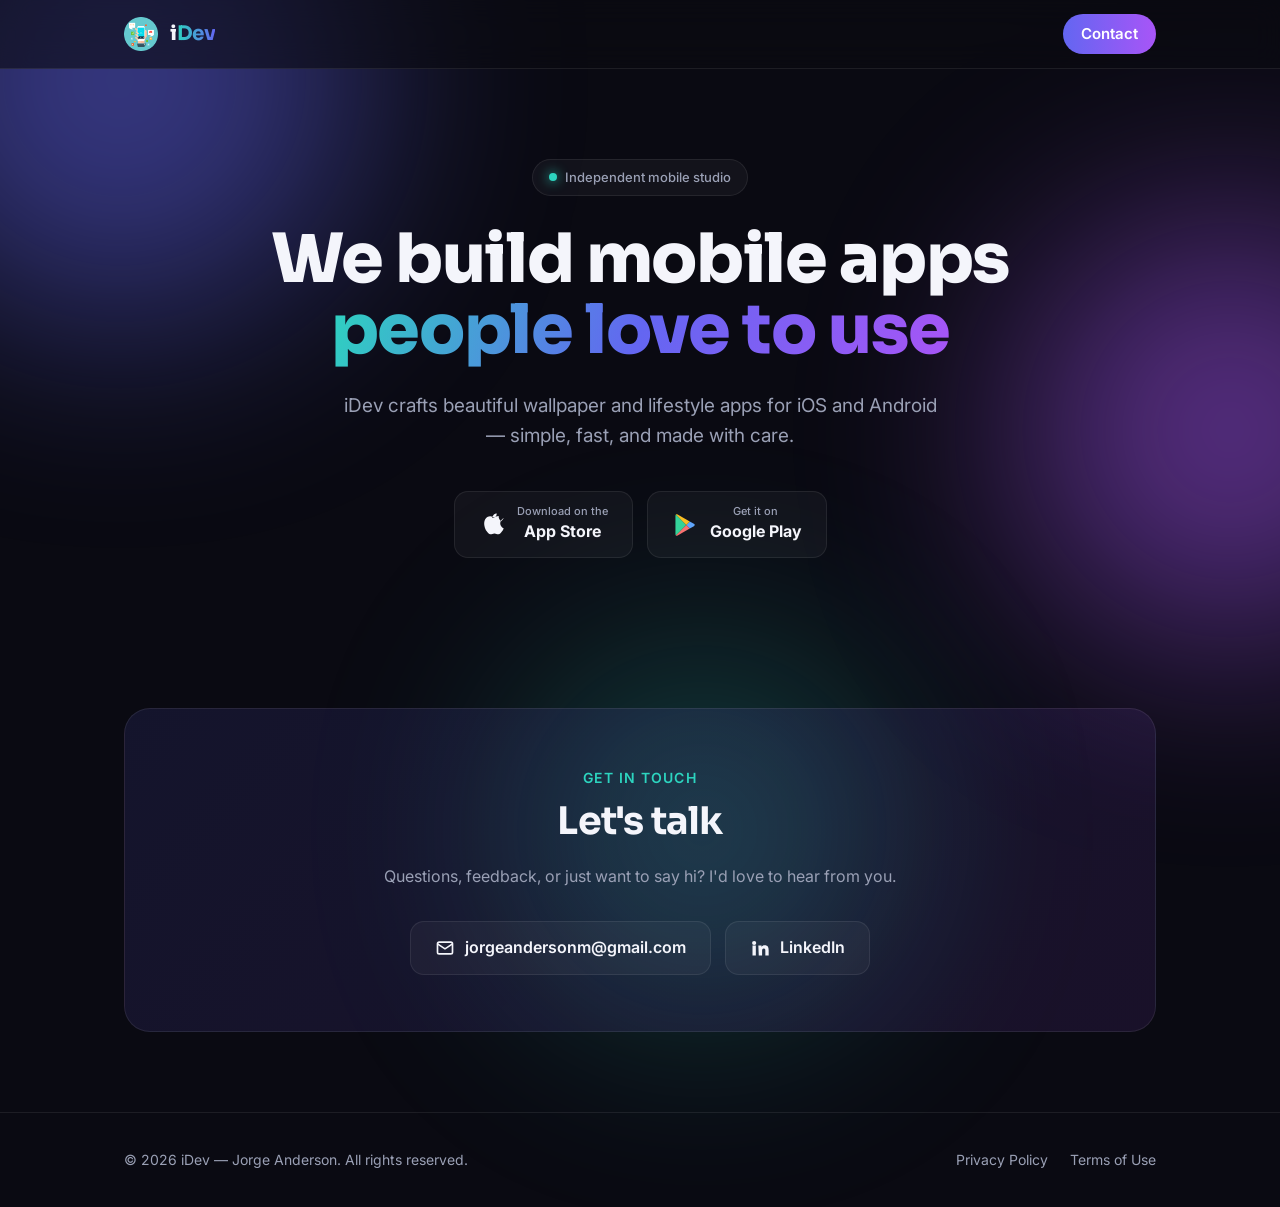
<file: index.html>
<!doctype html>
<html lang="en">
  <head>
    <meta charset="utf-8" />
    <meta name="viewport" content="width=device-width, initial-scale=1" />
    <title>iDev — Mobile apps studio by Jorge Anderson</title>
    <meta name="description" content="iDev is an independent mobile studio crafting beautiful wallpaper and lifestyle apps for iOS and Android." />

    <!-- Open Graph / social -->
    <meta property="og:type" content="website" />
    <meta property="og:title" content="iDev — Mobile apps studio" />
    <meta property="og:description" content="Beautiful wallpaper and lifestyle apps for iOS and Android." />
    <meta property="og:image" content="icon.jpg" />
    <meta property="og:url" content="https://idev2019.github.io/" />
    <meta name="twitter:card" content="summary_large_image" />

    <link rel="icon" type="image/jpeg" href="icon.jpg" />
    <link rel="apple-touch-icon" href="icon.jpg" />

    <link rel="preconnect" href="https://fonts.googleapis.com" />
    <link rel="preconnect" href="https://fonts.gstatic.com" crossorigin />
    <link href="https://fonts.googleapis.com/css2?family=Sora:wght@400;600;700;800&family=Inter:wght@400;500;600&display=swap" rel="stylesheet" />

    <style>
      :root {
        --bg: #0a0a12;
        --bg-soft: #11121d;
        --card: rgba(255, 255, 255, 0.04);
        --card-border: rgba(255, 255, 255, 0.08);
        --text: #f4f5fb;
        --muted: #9aa0b5;
        --accent: #2dd4bf;
        --accent-2: #6366f1;
        --accent-3: #a855f7;
        --radius: 18px;
        --max: 1080px;
      }

      * { box-sizing: border-box; margin: 0; padding: 0; }

      html { scroll-behavior: smooth; }

      body {
        font-family: "Inter", system-ui, -apple-system, sans-serif;
        background: var(--bg);
        color: var(--text);
        line-height: 1.6;
        overflow-x: hidden;
        -webkit-font-smoothing: antialiased;
      }

      h1, h2, h3, .brand { font-family: "Sora", sans-serif; letter-spacing: -0.02em; }

      a { color: inherit; text-decoration: none; }

      .wrap { max-width: var(--max); margin: 0 auto; padding: 0 24px; }

      /* ---------- ambient glow ---------- */
      .glow {
        position: fixed;
        border-radius: 50%;
        filter: blur(110px);
        opacity: 0.5;
        z-index: 0;
        pointer-events: none;
      }
      .glow.one { width: 480px; height: 480px; background: var(--accent-2); top: -160px; left: -120px; }
      .glow.two { width: 420px; height: 420px; background: var(--accent-3); top: 220px; right: -160px; }
      .glow.three { width: 380px; height: 380px; background: var(--accent); bottom: -120px; left: 40%; opacity: 0.25; }

      /* ---------- nav ---------- */
      nav {
        position: sticky;
        top: 0;
        z-index: 50;
        backdrop-filter: blur(14px);
        background: rgba(10, 10, 18, 0.6);
        border-bottom: 1px solid var(--card-border);
      }
      nav .wrap { display: flex; align-items: center; justify-content: space-between; height: 68px; }
      .brand { display: flex; align-items: center; gap: 12px; font-weight: 800; font-size: 20px; }
      .brand img { width: 34px; height: 34px; border-radius: 9px; }
      .brand span b { background: linear-gradient(90deg, var(--accent), var(--accent-2)); -webkit-background-clip: text; background-clip: text; color: transparent; }
      .nav-links { display: flex; gap: 28px; align-items: center; }
      .nav-links a { color: var(--muted); font-size: 15px; font-weight: 500; transition: color 0.2s; }
      .nav-links a:hover { color: var(--text); }
      @media (max-width: 640px) { .nav-links a:not(.btn-sm) { display: none; } }

      .btn-sm {
        padding: 8px 18px;
        border-radius: 999px;
        background: linear-gradient(90deg, var(--accent-2), var(--accent-3));
        color: #fff !important;
        font-weight: 600 !important;
      }

      /* ---------- hero ---------- */
      header { position: relative; z-index: 1; padding: 90px 0 70px; text-align: center; }
      .badge {
        display: inline-flex; align-items: center; gap: 8px;
        padding: 7px 16px; border-radius: 999px;
        background: var(--card); border: 1px solid var(--card-border);
        color: var(--muted); font-size: 13px; font-weight: 500; margin-bottom: 28px;
      }
      .badge .dot { width: 8px; height: 8px; border-radius: 50%; background: var(--accent); box-shadow: 0 0 12px var(--accent); }
      header h1 { font-size: clamp(38px, 7vw, 68px); font-weight: 800; line-height: 1.05; }
      header h1 .grad { background: linear-gradient(110deg, var(--accent), var(--accent-2) 50%, var(--accent-3)); -webkit-background-clip: text; background-clip: text; color: transparent; }
      header p.lead { max-width: 600px; margin: 24px auto 0; color: var(--muted); font-size: clamp(16px, 2.4vw, 19px); }

      .cta { display: flex; gap: 14px; justify-content: center; flex-wrap: wrap; margin-top: 40px; }
      .store-btn {
        display: inline-flex; align-items: center; gap: 12px;
        padding: 13px 24px; border-radius: 14px;
        background: var(--card); border: 1px solid var(--card-border);
        font-weight: 600; transition: transform 0.2s, border-color 0.2s, background 0.2s;
      }
      .store-btn:hover { transform: translateY(-3px); border-color: rgba(255,255,255,0.22); background: rgba(255,255,255,0.07); }
      .store-btn svg { width: 26px; height: 26px; flex: none; }
      .store-btn small { display: block; color: var(--muted); font-size: 11px; font-weight: 500; line-height: 1.2; }
      .store-btn strong { font-size: 16px; font-weight: 700; }

      /* ---------- sections ---------- */
      section { position: relative; z-index: 1; padding: 80px 0; }
      .eyebrow { color: var(--accent); font-weight: 600; font-size: 14px; letter-spacing: 0.08em; text-transform: uppercase; }
      .section-head { text-align: center; margin-bottom: 52px; }
      .section-head h2 { font-size: clamp(28px, 5vw, 42px); margin-top: 10px; }
      .section-head p { color: var(--muted); max-width: 560px; margin: 14px auto 0; }

      /* ---------- apps grid ---------- */
      .apps { display: grid; grid-template-columns: repeat(auto-fit, minmax(280px, 1fr)); gap: 22px; }
      .app-card {
        background: var(--card); border: 1px solid var(--card-border);
        border-radius: var(--radius); padding: 28px;
        transition: transform 0.25s, border-color 0.25s, background 0.25s;
      }
      .app-card:hover { transform: translateY(-6px); border-color: rgba(255,255,255,0.2); background: rgba(255,255,255,0.06); }
      .app-ico { width: 56px; height: 56px; border-radius: 15px; display: grid; place-items: center; font-size: 26px; margin-bottom: 18px; }
      .app-card h3 { font-size: 21px; }
      .app-card p { color: var(--muted); font-size: 15px; margin-top: 8px; }
      .tags { display: flex; gap: 8px; margin-top: 18px; flex-wrap: wrap; }
      .tag { font-size: 12px; color: var(--muted); padding: 4px 12px; border-radius: 999px; border: 1px solid var(--card-border); }

      /* ---------- about ---------- */
      .about { background: var(--bg-soft); border-top: 1px solid var(--card-border); border-bottom: 1px solid var(--card-border); }
      .about-grid { display: grid; grid-template-columns: 1.1fr 1fr; gap: 56px; align-items: center; }
      @media (max-width: 760px) { .about-grid { grid-template-columns: 1fr; gap: 36px; } }
      .about h2 { font-size: clamp(26px, 4.5vw, 38px); }
      .about p { color: var(--muted); margin-top: 18px; font-size: 16px; }
      .stats { display: flex; gap: 36px; margin-top: 30px; }
      .stat .n { font-family: "Sora"; font-size: 32px; font-weight: 800; background: linear-gradient(90deg, var(--accent), var(--accent-2)); -webkit-background-clip: text; background-clip: text; color: transparent; }
      .stat .l { color: var(--muted); font-size: 14px; }
      .about-visual { display: grid; place-items: center; }
      .about-visual img { width: 100%; max-width: 320px; border-radius: 28px; box-shadow: 0 30px 80px rgba(99,102,241,0.25); }

      /* ---------- contact ---------- */
      .contact-card {
        background: linear-gradient(135deg, rgba(99,102,241,0.12), rgba(168,85,247,0.1));
        border: 1px solid var(--card-border); border-radius: 26px;
        padding: 56px 40px; text-align: center;
      }
      .contact-card h2 { font-size: clamp(26px, 4.5vw, 38px); }
      .contact-card p { color: var(--muted); margin-top: 12px; }
      .contact-links { display: flex; gap: 14px; justify-content: center; flex-wrap: wrap; margin-top: 32px; }
      .clink {
        display: inline-flex; align-items: center; gap: 10px;
        padding: 13px 24px; border-radius: 14px; font-weight: 600;
        background: var(--card); border: 1px solid var(--card-border); transition: transform 0.2s, background 0.2s;
      }
      .clink:hover { transform: translateY(-3px); background: rgba(255,255,255,0.08); }
      .clink svg { width: 20px; height: 20px; }

      /* ---------- footer ---------- */
      footer { position: relative; z-index: 1; border-top: 1px solid var(--card-border); padding: 36px 0; }
      footer .wrap { display: flex; align-items: center; justify-content: space-between; gap: 16px; flex-wrap: wrap; }
      footer .f-links { display: flex; gap: 22px; }
      footer a { color: var(--muted); font-size: 14px; transition: color 0.2s; }
      footer a:hover { color: var(--text); }
      footer small { color: var(--muted); font-size: 14px; }

      /* reveal on scroll */
      .reveal { opacity: 0; transform: translateY(24px); transition: opacity 0.6s ease, transform 0.6s ease; }
      .reveal.in { opacity: 1; transform: none; }
    </style>
  </head>

  <body>
    <div class="glow one"></div>
    <div class="glow two"></div>
    <div class="glow three"></div>

    <nav>
      <div class="wrap">
        <a href="#top" class="brand">
          <img src="icon.jpg" alt="iDev logo" />
          <span>i<b>Dev</b></span>
        </a>
        <div class="nav-links">
          <a href="#contact" class="btn-sm">Contact</a>
        </div>
      </div>
    </nav>

    <header id="top">
      <div class="wrap">
        <span class="badge"><span class="dot"></span> Independent mobile studio</span>
        <h1>We build mobile apps<br /><span class="grad">people love to use</span></h1>
        <p class="lead">
          iDev crafts beautiful wallpaper and lifestyle apps for iOS and Android —
          simple, fast, and made with care.
        </p>
        <div class="cta">
          <a class="store-btn" href="https://apps.apple.com/br/developer/jorge-anderson/id1472441101" target="_blank" rel="noopener">
            <svg viewBox="0 0 24 24" fill="currentColor"><path d="M16.36 1.43c.04 1.05-.36 2.07-1.05 2.82-.71.79-1.86 1.4-2.97 1.31-.05-1.05.4-2.13 1.06-2.82.73-.78 2.01-1.36 2.96-1.31zM20.6 8.6c-1.62-.99-2.59-2.85-2.43-4.81-1.79.05-3.32 1.05-4.18 1.05-.88 0-2.23-1-3.66-.97-1.88.03-3.62 1.09-4.59 2.78-1.96 3.4-.5 8.42 1.4 11.18.93 1.35 2.04 2.86 3.5 2.81 1.4-.06 1.93-.9 3.62-.9 1.69 0 2.17.9 3.66.87 1.51-.03 2.47-1.37 3.39-2.73.71-1.04.98-1.58 1.53-2.76-4.02-1.53-4.66-7.25.16-9.49z"/></svg>
            <span><small>Download on the</small><strong>App Store</strong></span>
          </a>
          <a class="store-btn" href="https://play.google.com/store/apps/dev?id=5675373447879862467" target="_blank" rel="noopener">
            <svg viewBox="0 0 24 24"><path fill="#34d399" d="M3.6 2.3c-.25.27-.4.68-.4 1.2v17c0 .52.15.93.4 1.2l.07.06L13.2 12 3.67 2.24z"/><path fill="#60a5fa" d="M16.4 15.2 13.2 12l3.2-3.2 3.8 2.16c1.08.61 1.08 1.6 0 2.22z"/><path fill="#f87171" d="m16.4 15.2-3.2-3.2-9.6 9.7c.36.38.94.43 1.6.06z"/><path fill="#fbbf24" d="M5.2 2.24c-.66-.37-1.24-.32-1.6.06L13.2 12l3.2-3.2z"/></svg>
            <span><small>Get it on</small><strong>Google Play</strong></span>
          </a>
        </div>
      </div>
    </header>

    <section id="contact">
      <div class="wrap">
        <div class="contact-card reveal">
          <span class="eyebrow">Get in touch</span>
          <h2>Let's talk</h2>
          <p>Questions, feedback, or just want to say hi? I'd love to hear from you.</p>
          <div class="contact-links">
            <a class="clink" href="mailto:jorgeandersonm@gmail.com">
              <svg viewBox="0 0 24 24" fill="none" stroke="currentColor" stroke-width="2"><rect x="3" y="5" width="18" height="14" rx="2"/><path d="m3 7 9 6 9-6"/></svg>
              jorgeandersonm@gmail.com
            </a>
            <a class="clink" href="https://www.linkedin.com/in/jorgeandersonm" target="_blank" rel="noopener">
              <svg viewBox="0 0 24 24" fill="currentColor"><path d="M4.98 3.5a2.5 2.5 0 1 1 0 5 2.5 2.5 0 0 1 0-5zM3 9h4v12H3zM10 9h3.8v1.7h.05c.53-1 1.83-2.05 3.77-2.05 4.03 0 4.78 2.65 4.78 6.1V21h-4v-5.4c0-1.3-.02-2.96-1.8-2.96-1.8 0-2.08 1.4-2.08 2.86V21h-4z"/></svg>
              LinkedIn
            </a>
          </div>
        </div>
      </div>
    </section>

    <footer>
      <div class="wrap">
        <small>© <span id="year"></span> iDev — Jorge Anderson. All rights reserved.</small>
        <div class="f-links">
          <a href="privacy.html">Privacy Policy</a>
          <a href="terms.html">Terms of Use</a>
        </div>
      </div>
    </footer>

    <script>
      document.getElementById("year").textContent = new Date().getFullYear();

      const io = new IntersectionObserver(
        (entries) => entries.forEach((e) => e.isIntersecting && e.target.classList.add("in")),
        { threshold: 0.15 }
      );
      document.querySelectorAll(".reveal").forEach((el) => io.observe(el));
    </script>
  </body>
</html>
</file>
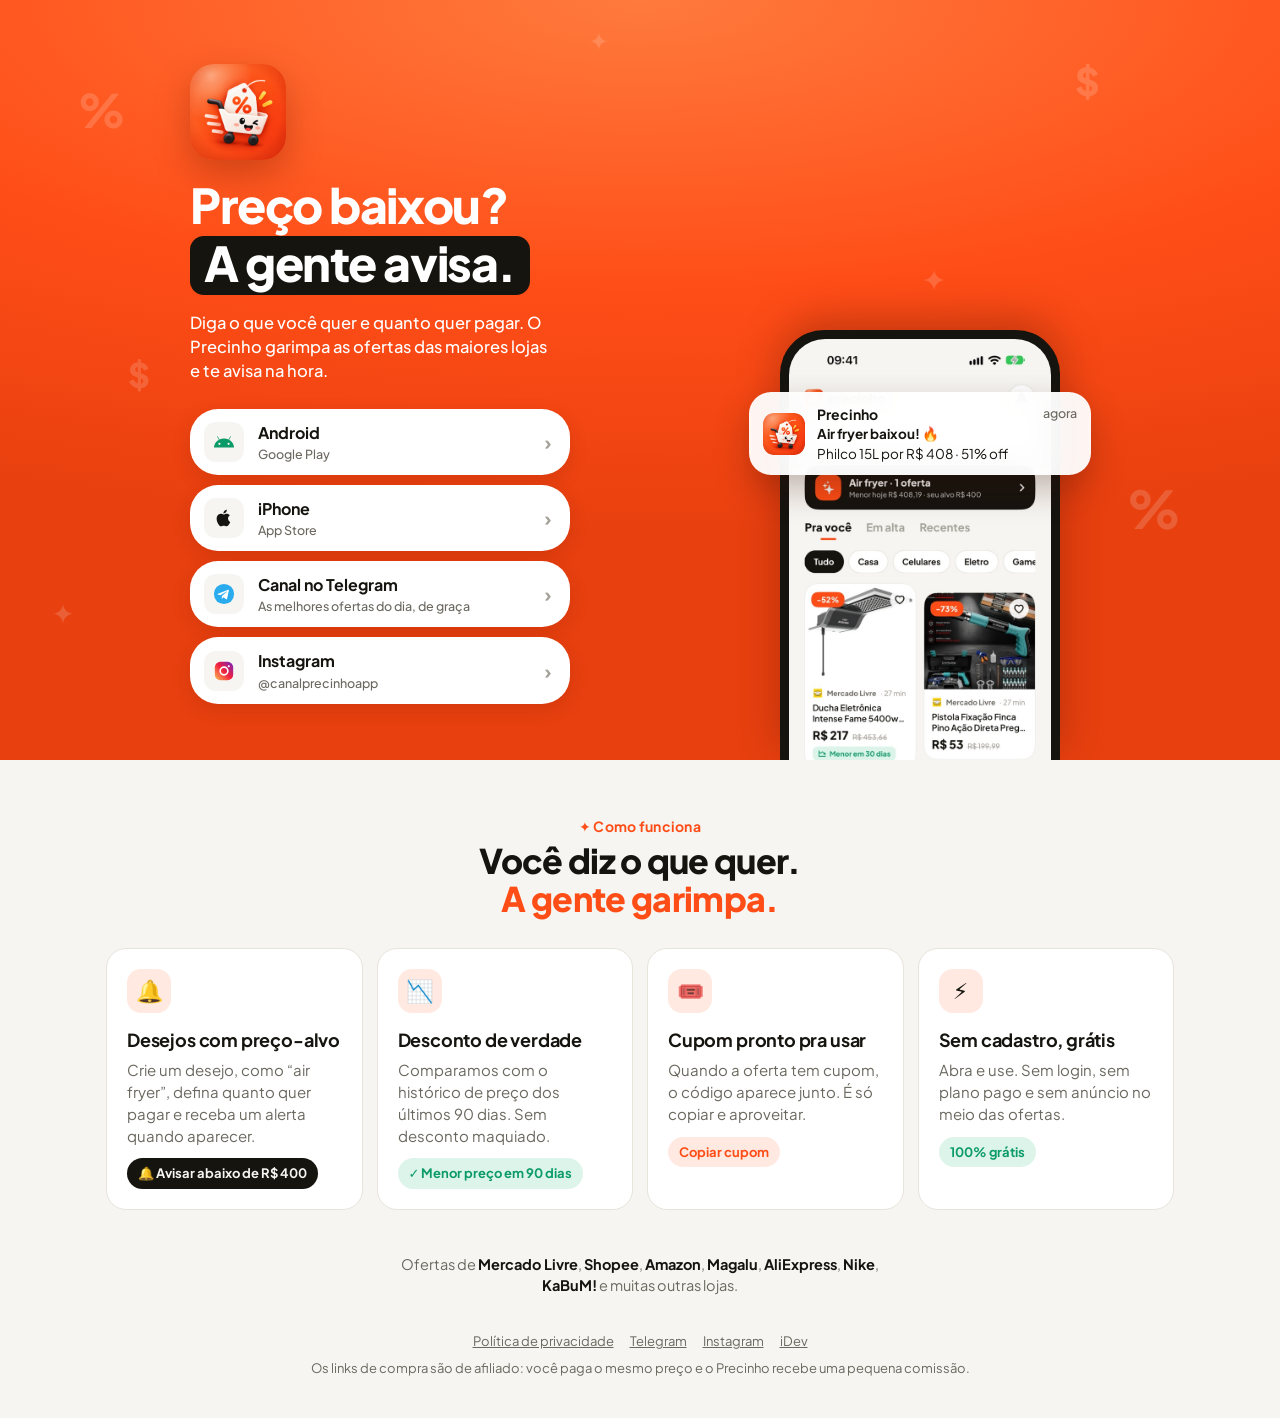
<file: precinho/index.html>
<!doctype html>
<html lang="pt-BR">
<head>
  <meta charset="utf-8" />
  <meta name="viewport" content="width=device-width, initial-scale=1, viewport-fit=cover" />
  <title>Precinho — Alerta de Ofertas</title>
  <meta name="description" content="Diga o que você quer e quanto quer pagar. O Precinho garimpa as ofertas das maiores lojas e avisa quando o preço baixa. Grátis para Android e iPhone." />
  <meta name="theme-color" content="#FF4D17" />
  <meta property="og:type" content="website" />
  <meta property="og:title" content="Precinho — Preço baixou? A gente avisa." />
  <meta property="og:description" content="Alertas de ofertas de Mercado Livre, Shopee, Amazon, Magalu e mais. Grátis para Android e iPhone." />
  <meta property="og:image" content="https://idev2019.github.io/precinho/assets/icon.png" />
  <meta property="og:url" content="https://idev2019.github.io/precinho/" />
  <link rel="icon" type="image/png" href="assets/favicon.png" />
  <link rel="apple-touch-icon" href="assets/icon.png" />
  <link rel="preconnect" href="https://fonts.googleapis.com" />
  <link rel="preconnect" href="https://fonts.gstatic.com" crossorigin />
  <link href="https://fonts.googleapis.com/css2?family=Plus+Jakarta+Sans:wght@500;600;700;800&display=swap" rel="stylesheet" />
  <style>
    /* colors from the app's design tokens (achados-design/tokens.json) */
    :root {
      --bg: #F6F5F1; --surface: #FFFFFF; --muted: #EFEDE7; --border: #E7E4DC;
      --ink: #15140F; --text2: #6A685F; --accent: #FF4D17; --accent-2: #FF7A3D;
      --accent-soft: #FFE9E0; --good: #0B9B6A; --good-soft: #DDF4EA; --notif: #FFFFFFF2;
      --radius: 20px; --button: 28px;
    }
    @media (prefers-color-scheme: dark) {
      :root {
        --bg: #100F0D; --surface: #1B1A17; --muted: #272521; --border: #2F2C28;
        --ink: #F5F3EE; --text2: #ABA79D; --accent: #FF5C2B; --accent-soft: #3A1A0E;
        --good: #34C98F; --good-soft: #0F2A1F; --notif: #201E1BF2;
      }
    }
    * { box-sizing: border-box; margin: 0; padding: 0; }
    html { -webkit-text-size-adjust: 100%; }
    body {
      font-family: "Plus Jakarta Sans", system-ui, -apple-system, sans-serif;
      background: var(--bg); color: var(--ink); line-height: 1.45;
      -webkit-font-smoothing: antialiased; overflow-x: hidden;
    }
    a { color: inherit; }
    img { display: block; max-width: 100%; }

    /* ---------- hero ---------- */
    .hero {
      position: relative; overflow: hidden; color: #fff; text-align: center;
      background: radial-gradient(120% 70% at 50% 0%, var(--accent-2) 0%, var(--accent) 55%, #E8400F 100%);
      padding: 44px 16px 0;
    }
    .deco { position: absolute; inset: 0; pointer-events: none; }
    .deco span {
      position: absolute; font-weight: 800; color: #fff; opacity: .16; user-select: none;
      animation: drift var(--d, 18s) ease-in-out infinite alternate;
    }
    @keyframes drift {
      from { transform: translate(0, 0) rotate(-8deg); }
      to   { transform: translate(var(--x, 14px), var(--y, -22px)) rotate(8deg); }
    }
    .inner { position: relative; max-width: 440px; margin: 0 auto; }
    .icon {
      width: 96px; height: 96px; border-radius: 24px; margin: 0 auto 20px;
      box-shadow: 0 14px 34px rgba(120, 30, 0, .35);
      animation: pop .6s cubic-bezier(.34, 1.56, .64, 1) both;
    }
    @keyframes pop { from { transform: scale(.6); opacity: 0; } to { transform: scale(1); opacity: 1; } }
    h1 { font-size: clamp(34px, 9vw, 48px); line-height: 1.05; letter-spacing: -.03em; font-weight: 800; }
    h1 em {
      display: inline-block; font-style: normal; background: var(--ink); color: #fff;
      padding: 2px 14px 6px; border-radius: 14px; margin-top: 6px;
    }
    @media (prefers-color-scheme: dark) { h1 em { background: #15140F; } }
    .lead { margin: 16px auto 0; max-width: 360px; font-size: 16.5px; font-weight: 500; opacity: .94; }

    .fade { animation: up .6s cubic-bezier(.2, .8, .2, 1) both; animation-delay: var(--delay, 0s); }
    /* translate (not transform) so the entrance never blocks the buttons' hover transform */
    @keyframes up { from { translate: 0 14px; opacity: 0; } to { translate: 0 0; opacity: 1; } }

    /* ---------- link buttons ---------- */
    .links { display: grid; gap: 10px; margin: 26px auto 0; max-width: 380px; }
    .btn {
      display: flex; align-items: center; gap: 14px; text-decoration: none; text-align: left;
      background: #fff; color: #15140F; border-radius: var(--button); padding: 12px 18px 12px 14px;
      font-weight: 700; font-size: 16px; box-shadow: 0 6px 18px rgba(120, 30, 0, .18);
      transition: transform .15s ease, box-shadow .15s ease;
    }
    .btn:hover { transform: translateY(-3px); box-shadow: 0 14px 30px rgba(120, 30, 0, .3); }
    .btn:active { transform: scale(.97); box-shadow: 0 4px 12px rgba(120, 30, 0, .2); }
    .btn:focus-visible { outline: 3px solid #fff; outline-offset: 3px; }
    .btn .ic { transition: background .15s ease, transform .25s cubic-bezier(.34, 1.56, .64, 1); }
    .btn:hover .ic { background: #FFE9E0; transform: scale(1.08) rotate(-4deg); }
    .btn .go { transition: transform .2s ease, color .2s ease; }
    .btn:hover .go { transform: translateX(4px); color: #FF4D17; }
    .btn .ic {
      width: 40px; height: 40px; border-radius: 12px; display: grid; place-items: center; flex: none;
      background: #F6F5F1;
    }
    .btn .ic svg { width: 22px; height: 22px; }
    .btn small { display: block; font-size: 12.5px; font-weight: 500; color: #6A685F; margin-top: 1px; }
    .btn.mine { box-shadow: 0 0 0 3px #15140F, 0 10px 26px rgba(120, 30, 0, .3); }
    .btn .go { margin-left: auto; color: #A4A198; font-size: 20px; line-height: 1; }

    /* ---------- phone ---------- */
    .stage { position: relative; width: 100%; max-width: 330px; margin: 44px auto 0; height: 430px; }
    .phone {
      position: absolute; left: 50%; top: 0; width: 280px; margin-left: -140px;
      border-radius: 44px 44px 0 0; background: #15140F; padding: 9px 9px 0;
      box-shadow: 0 -10px 40px rgba(90, 20, 0, .35);
      animation: sway 7s ease-in-out infinite;
      transform-origin: 50% 100%;
    }
    .phone img { border-radius: 36px 36px 0 0; height: 421px; width: 100%; object-fit: cover; object-position: top; }
    .notif {
      position: absolute; left: -6px; right: -6px; top: 62px; z-index: 2;
      display: flex; gap: 12px; align-items: center; text-align: left; color: var(--ink);
      background: var(--notif); backdrop-filter: blur(14px); -webkit-backdrop-filter: blur(14px);
      border-radius: 22px; padding: 12px 14px; box-shadow: 0 14px 34px rgba(60, 15, 0, .28);
      animation: sway 7s ease-in-out infinite, drop .7s .5s cubic-bezier(.34, 1.56, .64, 1) both;
      animation-delay: -.6s, .5s;
    }
    .notif img { width: 42px; height: 42px; border-radius: 11px; flex: none; }
    .notif .t { font-size: 14px; font-weight: 700; display: flex; justify-content: space-between; }
    .notif .t span { font-weight: 500; color: var(--text2); font-size: 12.5px; }
    .notif .b { font-size: 13.5px; color: var(--ink); }
    .notif .b b { font-weight: 700; }
    .notif > div { flex: 1; }
    @keyframes sway { 0%, 100% { transform: rotate(-1.6deg) translateY(0); } 50% { transform: rotate(1.6deg) translateY(-6px); } }
    @keyframes drop { from { opacity: 0; translate: 0 -24px; scale: .9; } to { opacity: 1; translate: 0 0; scale: 1; } }

    /* ---------- features ---------- */
    section.features { max-width: 1100px; margin: 0 auto; padding: 56px 16px 24px; }
    .kicker { color: var(--accent); font-weight: 700; font-size: 14px; letter-spacing: .02em; text-align: center; }
    h2 { font-size: clamp(26px, 6vw, 34px); letter-spacing: -.02em; line-height: 1.12; text-align: center; margin: 6px 0 30px; font-weight: 800; }
    h2 em { font-style: normal; color: var(--accent); }
    .grid { display: grid; gap: 14px; grid-template-columns: repeat(auto-fit, minmax(210px, 1fr)); }
    .card {
      background: var(--surface); border: 1px solid var(--border); border-radius: var(--radius);
      padding: 20px; opacity: 0; transform: translateY(16px);
      transition: opacity .5s ease, transform .5s cubic-bezier(.2, .8, .2, 1);
    }
    .card.in { opacity: 1; transform: none; }
    .card .em { width: 44px; height: 44px; border-radius: 14px; display: grid; place-items: center; font-size: 22px; background: var(--accent-soft); margin-bottom: 14px; }
    .card h3 { font-size: 18px; letter-spacing: -.01em; margin-bottom: 6px; }
    .card p { color: var(--text2); font-size: 15px; }
    .chip { display: inline-block; margin-top: 12px; font-size: 13px; font-weight: 700; padding: 6px 11px; border-radius: 20px; white-space: nowrap; }
    .chip.good { background: var(--good-soft); color: var(--good); }
    .chip.ink { background: var(--ink); color: var(--bg); }
    .chip.accent { background: var(--accent-soft); color: var(--accent); }

    .stores { text-align: center; color: var(--text2); font-size: 14.5px; padding: 20px 16px 8px; max-width: 560px; margin: 0 auto; }
    .stores b { color: var(--ink); }

    footer { text-align: center; color: var(--text2); font-size: 13px; padding: 28px 16px 40px; }
    footer a { color: var(--text2); }
    footer .row { display: flex; gap: 16px; justify-content: center; flex-wrap: wrap; margin-bottom: 8px; }

    @media (min-width: 900px) {
      .hero { padding-top: 64px; }
      .hero .inner.split { max-width: 900px; display: grid; grid-template-columns: 1fr 340px; gap: 48px; text-align: left; align-items: end; }
      .split .icon { margin-left: 0; }
      .split .lead { margin-left: 0; }
      .split .links { margin-left: 0; margin-bottom: 56px; }
      .split .stage { margin-top: 0; }
    }

    @media (prefers-reduced-motion: reduce) {
      *, *::before, *::after { animation: none !important; transition: none !important; }
      .card { opacity: 1; transform: none; }
    }
  </style>
</head>
<body>
  <header class="hero">
    <div class="deco" aria-hidden="true">
      <span style="left:6%;top:10%;font-size:46px;--d:17s;--x:18px;--y:-26px">%</span>
      <span style="left:84%;top:7%;font-size:38px;--d:21s;--x:-16px;--y:24px">$</span>
      <span style="left:72%;top:34%;font-size:30px;--d:15s;--x:-20px;--y:-18px">✦</span>
      <span style="left:10%;top:46%;font-size:34px;--d:19s;--x:22px;--y:16px">$</span>
      <span style="left:88%;top:62%;font-size:52px;--d:23s;--x:-14px;--y:-28px">%</span>
      <span style="left:4%;top:78%;font-size:28px;--d:16s;--x:16px;--y:-20px">✦</span>
      <span style="left:46%;top:3%;font-size:24px;--d:20s;--x:-12px;--y:18px">✦</span>
    </div>

    <div class="inner split">
      <div>
        <img class="icon" src="assets/icon.png" alt="Ícone do Precinho" width="96" height="96" />
        <h1 class="fade" style="--delay:.1s">Preço baixou?<br /><em>A gente avisa.</em></h1>
        <p class="lead fade" style="--delay:.2s">
          Diga o que você quer e quanto quer pagar. O Precinho garimpa as ofertas das maiores lojas
          e te avisa na hora.
        </p>

        <nav class="links" aria-label="Baixar e seguir">
          <a id="get-android" class="btn fade" style="--delay:.3s" href="https://play.google.com/store/apps/details?id=com.idev.precinho" target="_blank" rel="noopener">
            <span class="ic"><svg viewBox="0 0 24 24" fill="#0B9B6A" aria-hidden="true"><path d="M17.6 9.48l1.84-3.18a.38.38 0 0 0-.66-.38l-1.86 3.22A11.4 11.4 0 0 0 12 8.08c-1.77 0-3.43.38-4.92 1.06L5.22 5.92a.38.38 0 0 0-.66.38L6.4 9.48A10.8 10.8 0 0 0 1 18h22a10.8 10.8 0 0 0-5.4-8.52zM7 15.25a1.25 1.25 0 1 1 0-2.5 1.25 1.25 0 0 1 0 2.5zm10 0a1.25 1.25 0 1 1 0-2.5 1.25 1.25 0 0 1 0 2.5z"/></svg></span>
            <span>Android<small>Google Play</small></span>
            <span class="go">›</span>
          </a>
          <a id="get-ios" class="btn fade" style="--delay:.36s" href="https://apps.apple.com/br/app/id6824732026" target="_blank" rel="noopener">
            <span class="ic"><svg viewBox="0 0 24 24" fill="#15140F" aria-hidden="true"><path d="M16.37 12.6c-.02-2.3 1.88-3.4 1.96-3.46-1.07-1.56-2.73-1.78-3.32-1.8-1.41-.15-2.76.83-3.48.83-.72 0-1.82-.81-3-.79-1.54.02-2.96.9-3.76 2.28-1.6 2.78-.41 6.9 1.15 9.16.76 1.1 1.67 2.34 2.86 2.3 1.15-.05 1.58-.74 2.97-.74s1.78.74 3 .72c1.24-.02 2.02-1.12 2.78-2.23.87-1.28 1.23-2.52 1.25-2.58-.03-.01-2.4-.92-2.41-3.69zM14.08 5.84c.63-.77 1.06-1.83.94-2.89-.91.04-2.02.61-2.67 1.37-.58.67-1.1 1.76-.96 2.8 1.02.08 2.06-.52 2.69-1.28z"/></svg></span>
            <span>iPhone<small>App Store</small></span>
            <span class="go">›</span>
          </a>
          <a class="btn fade" style="--delay:.42s" href="https://t.me/canalprecinho" target="_blank" rel="noopener">
            <span class="ic"><svg viewBox="0 0 24 24" aria-hidden="true"><circle cx="12" cy="12" r="11" fill="#2AABEE"/><path fill="#fff" d="M5.4 11.7l11.1-4.3c.52-.19.97.12.8.9l-1.9 8.9c-.14.63-.51.78-1.04.49l-2.88-2.12-1.39 1.34c-.15.15-.28.28-.58.28l.21-2.93 5.33-4.82c.23-.2-.05-.32-.36-.12l-6.6 4.15-2.84-.89c-.62-.19-.63-.62.13-.92z"/></svg></span>
            <span>Canal no Telegram<small>As melhores ofertas do dia, de graça</small></span>
            <span class="go">›</span>
          </a>
          <a class="btn fade" style="--delay:.48s" href="https://instagram.com/canalprecinhoapp" target="_blank" rel="noopener">
            <span class="ic"><svg viewBox="0 0 24 24" aria-hidden="true"><defs><linearGradient id="ig" x1="0" y1="1" x2="1" y2="0"><stop offset="0" stop-color="#FEC053"/><stop offset=".5" stop-color="#F2203E"/><stop offset="1" stop-color="#7024C4"/></linearGradient></defs><rect x="2" y="2" width="20" height="20" rx="6" fill="url(#ig)"/><circle cx="12" cy="12" r="4.2" fill="none" stroke="#fff" stroke-width="1.8"/><circle cx="17.2" cy="6.8" r="1.2" fill="#fff"/></svg></span>
            <span>Instagram<small>@canalprecinhoapp</small></span>
            <span class="go">›</span>
          </a>
        </nav>
      </div>

      <div class="stage fade" style="--delay:.25s" aria-hidden="true">
        <div class="notif">
          <img src="assets/icon.png" alt="" />
          <div>
            <div class="t">Precinho <span>agora</span></div>
            <div class="b"><b>Air fryer baixou! 🔥</b><br />Philco 15L por R$ 408 · 51% off</div>
          </div>
        </div>
        <div class="phone"><img src="assets/home.jpg" alt="" /></div>
      </div>
    </div>
  </header>

  <section class="features">
    <p class="kicker">✦ Como funciona</p>
    <h2>Você diz o que quer.<br /><em>A gente garimpa.</em></h2>
    <div class="grid">
      <article class="card">
        <div class="em">🔔</div>
        <h3>Desejos com preço-alvo</h3>
        <p>Crie um desejo, como “air fryer”, defina quanto quer pagar e receba um alerta quando aparecer.</p>
        <span class="chip ink">🔔 Avisar abaixo de R$ 400</span>
      </article>
      <article class="card">
        <div class="em">📉</div>
        <h3>Desconto de verdade</h3>
        <p>Comparamos com o histórico de preço dos últimos 90 dias. Sem desconto maquiado.</p>
        <span class="chip good">✓ Menor preço em 90 dias</span>
      </article>
      <article class="card">
        <div class="em">🎟️</div>
        <h3>Cupom pronto pra usar</h3>
        <p>Quando a oferta tem cupom, o código aparece junto. É só copiar e aproveitar.</p>
        <span class="chip accent">Copiar cupom</span>
      </article>
      <article class="card">
        <div class="em">⚡</div>
        <h3>Sem cadastro, grátis</h3>
        <p>Abra e use. Sem login, sem plano pago e sem anúncio no meio das ofertas.</p>
        <span class="chip good">100% grátis</span>
      </article>
    </div>
  </section>

  <p class="stores">Ofertas de <b>Mercado Livre</b>, <b>Shopee</b>, <b>Amazon</b>, <b>Magalu</b>, <b>AliExpress</b>, <b>Nike</b>, <b>KaBuM!</b> e muitas outras lojas.</p>

  <footer>
    <div class="row">
      <a href="privacidade.html">Política de privacidade</a>
      <a href="https://t.me/canalprecinho">Telegram</a>
      <a href="https://instagram.com/canalprecinhoapp">Instagram</a>
      <a href="../index.html">iDev</a>
    </div>
    Os links de compra são de afiliado: você paga o mesmo preço e o Precinho recebe uma pequena comissão.
  </footer>

  <script>
    // cards rise in as they scroll into view
    const cards = document.querySelectorAll('.card');
    if ('IntersectionObserver' in window) {
      const io = new IntersectionObserver((entries) => {
        entries.forEach((e) => {
          if (!e.isIntersecting) return;
          const i = [...cards].indexOf(e.target);
          setTimeout(() => e.target.classList.add('in'), (i % 4) * 80);
          io.unobserve(e.target);
        });
      }, { threshold: .15 });
      cards.forEach((c) => io.observe(c));
    } else {
      cards.forEach((c) => c.classList.add('in'));
    }

    // ad and partner links (?utm_source=google&utm_medium=search&utm_campaign=...) carry their origin into the
    // stores: Play reads it as the install referrer (shows up in GA), the App Store as the campaign token
    const q = new URLSearchParams(location.search);
    const utm = ['utm_source', 'utm_medium', 'utm_campaign', 'utm_content'].filter((k) => q.get(k)).map((k) => k + '=' + q.get(k)).join('&');
    const android = document.getElementById('get-android'), ios = document.getElementById('get-ios');
    if (utm) {
      android.href += '&referrer=' + encodeURIComponent(utm);
      const ct = [q.get('utm_source'), q.get('utm_campaign')].filter(Boolean).join('_').slice(0, 40);
      ios.href += '?ct=' + encodeURIComponent(ct) + '&mt=8';
    }
    // the visitor's own store first and highlighted
    const ua = navigator.userAgent;
    const isIOS = /iPhone|iPad|iPod/.test(ua) || (navigator.platform === 'MacIntel' && navigator.maxTouchPoints > 1);
    if (isIOS) { ios.parentNode.insertBefore(ios, android); ios.classList.add('mine'); }
    else if (/Android/.test(ua)) android.classList.add('mine');
  </script>
</body>
</html>
</file>
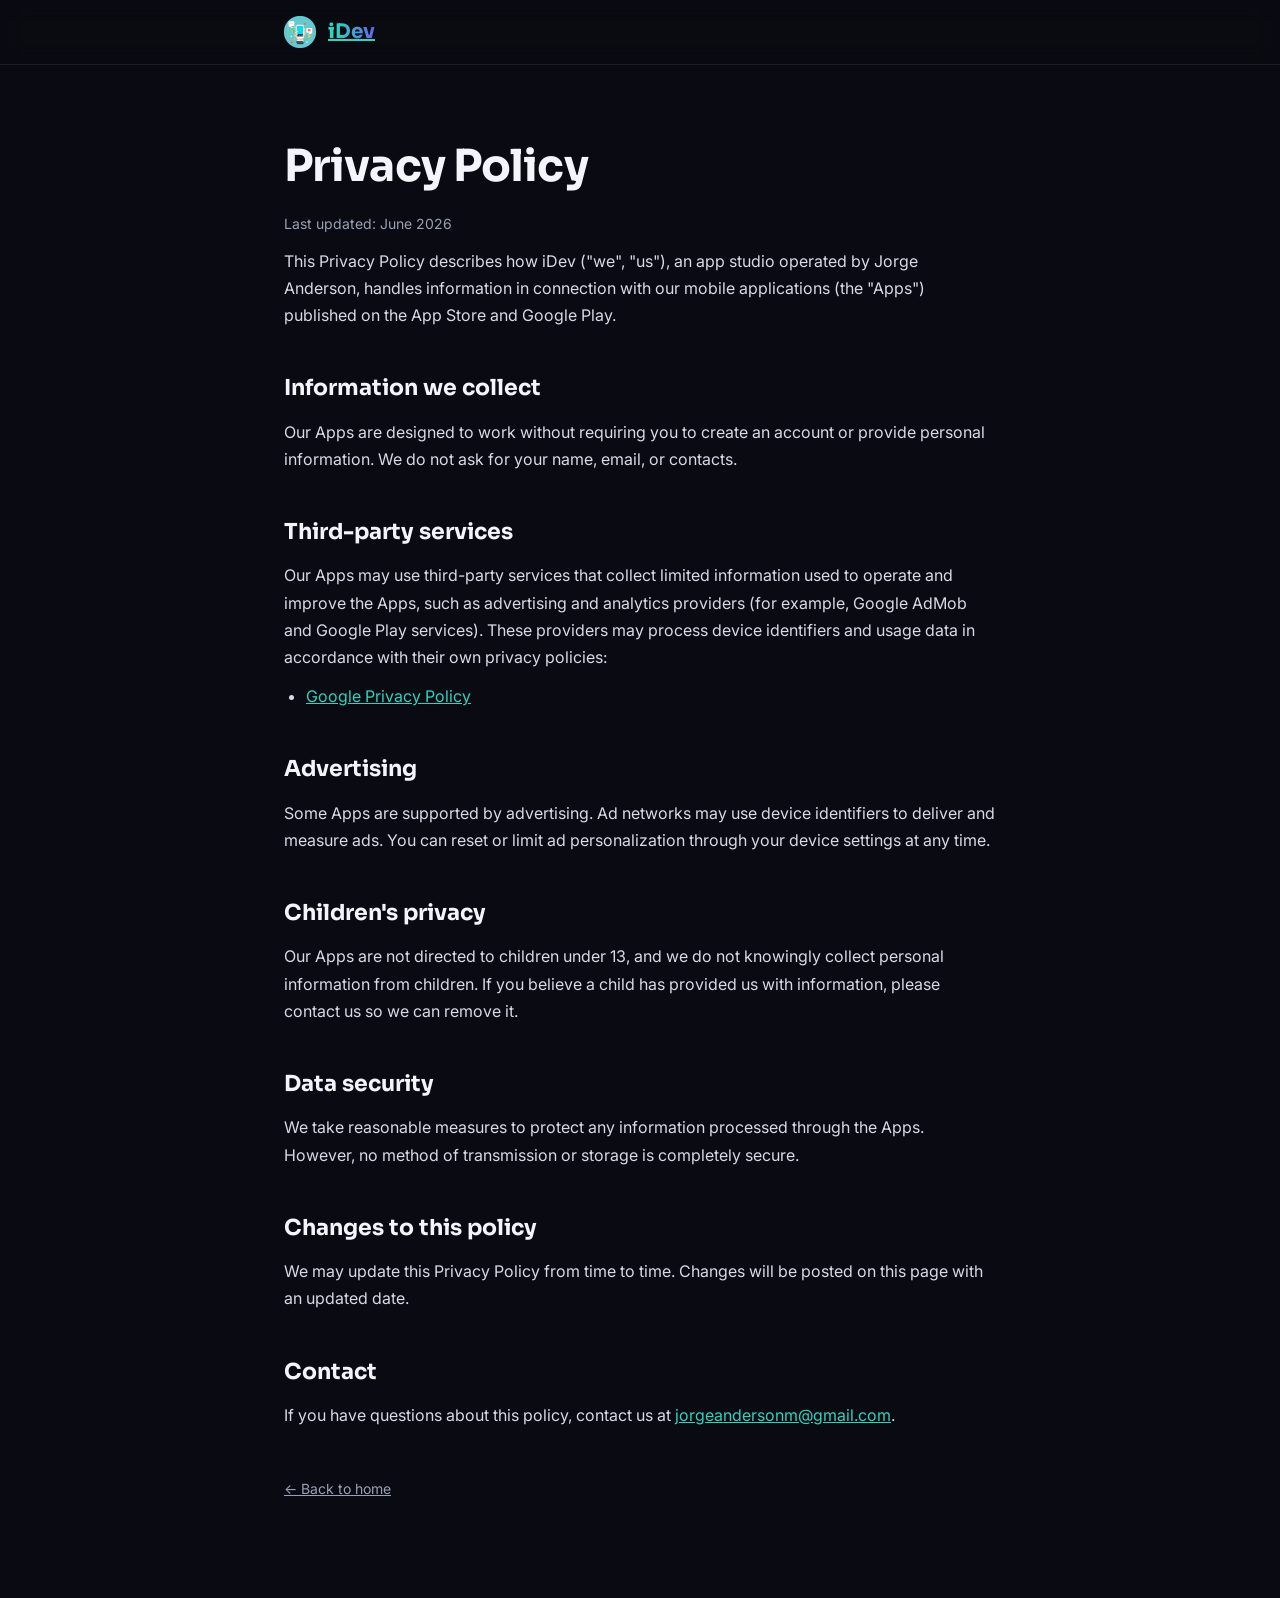
<file: privacy.html>
<!doctype html>
<html lang="en">
  <head>
    <meta charset="utf-8" />
    <meta name="viewport" content="width=device-width, initial-scale=1" />
    <title>Privacy Policy — iDev</title>
    <meta name="description" content="Privacy Policy for iDev apps by Jorge Anderson." />
    <link rel="icon" type="image/jpeg" href="icon.jpg" />
    <link rel="preconnect" href="https://fonts.googleapis.com" />
    <link rel="preconnect" href="https://fonts.gstatic.com" crossorigin />
    <link href="https://fonts.googleapis.com/css2?family=Sora:wght@700;800&family=Inter:wght@400;500&display=swap" rel="stylesheet" />
    <link rel="stylesheet" href="legal.css" />
  </head>
  <body>
    <nav>
      <div class="wrap">
        <a href="index.html" class="brand"><img src="icon.jpg" alt="iDev logo" /><span>i<b>Dev</b></span></a>
      </div>
    </nav>
    <main>
      <div class="wrap">
        <h1>Privacy Policy</h1>
        <p class="updated">Last updated: June 2026</p>

        <p>
          This Privacy Policy describes how iDev ("we", "us"), an app studio operated by
          Jorge Anderson, handles information in connection with our mobile applications
          (the "Apps") published on the App Store and Google Play.
        </p>

        <h2>Information we collect</h2>
        <p>
          Our Apps are designed to work without requiring you to create an account or
          provide personal information. We do not ask for your name, email, or contacts.
        </p>

        <h2>Third-party services</h2>
        <p>
          Our Apps may use third-party services that collect limited information used to
          operate and improve the Apps, such as advertising and analytics providers
          (for example, Google AdMob and Google Play services). These providers may
          process device identifiers and usage data in accordance with their own privacy
          policies:
        </p>
        <ul>
          <li><a href="https://policies.google.com/privacy" target="_blank" rel="noopener">Google Privacy Policy</a></li>
        </ul>

        <h2>Advertising</h2>
        <p>
          Some Apps are supported by advertising. Ad networks may use device identifiers
          to deliver and measure ads. You can reset or limit ad personalization through
          your device settings at any time.
        </p>

        <h2>Children's privacy</h2>
        <p>
          Our Apps are not directed to children under 13, and we do not knowingly collect
          personal information from children. If you believe a child has provided us with
          information, please contact us so we can remove it.
        </p>

        <h2>Data security</h2>
        <p>
          We take reasonable measures to protect any information processed through the
          Apps. However, no method of transmission or storage is completely secure.
        </p>

        <h2>Changes to this policy</h2>
        <p>
          We may update this Privacy Policy from time to time. Changes will be posted on
          this page with an updated date.
        </p>

        <h2>Contact</h2>
        <p>
          If you have questions about this policy, contact us at
          <a href="mailto:jorgeandersonm@gmail.com">jorgeandersonm@gmail.com</a>.
        </p>

        <a class="back" href="index.html">← Back to home</a>
      </div>
    </main>
  </body>
</html>
</file>
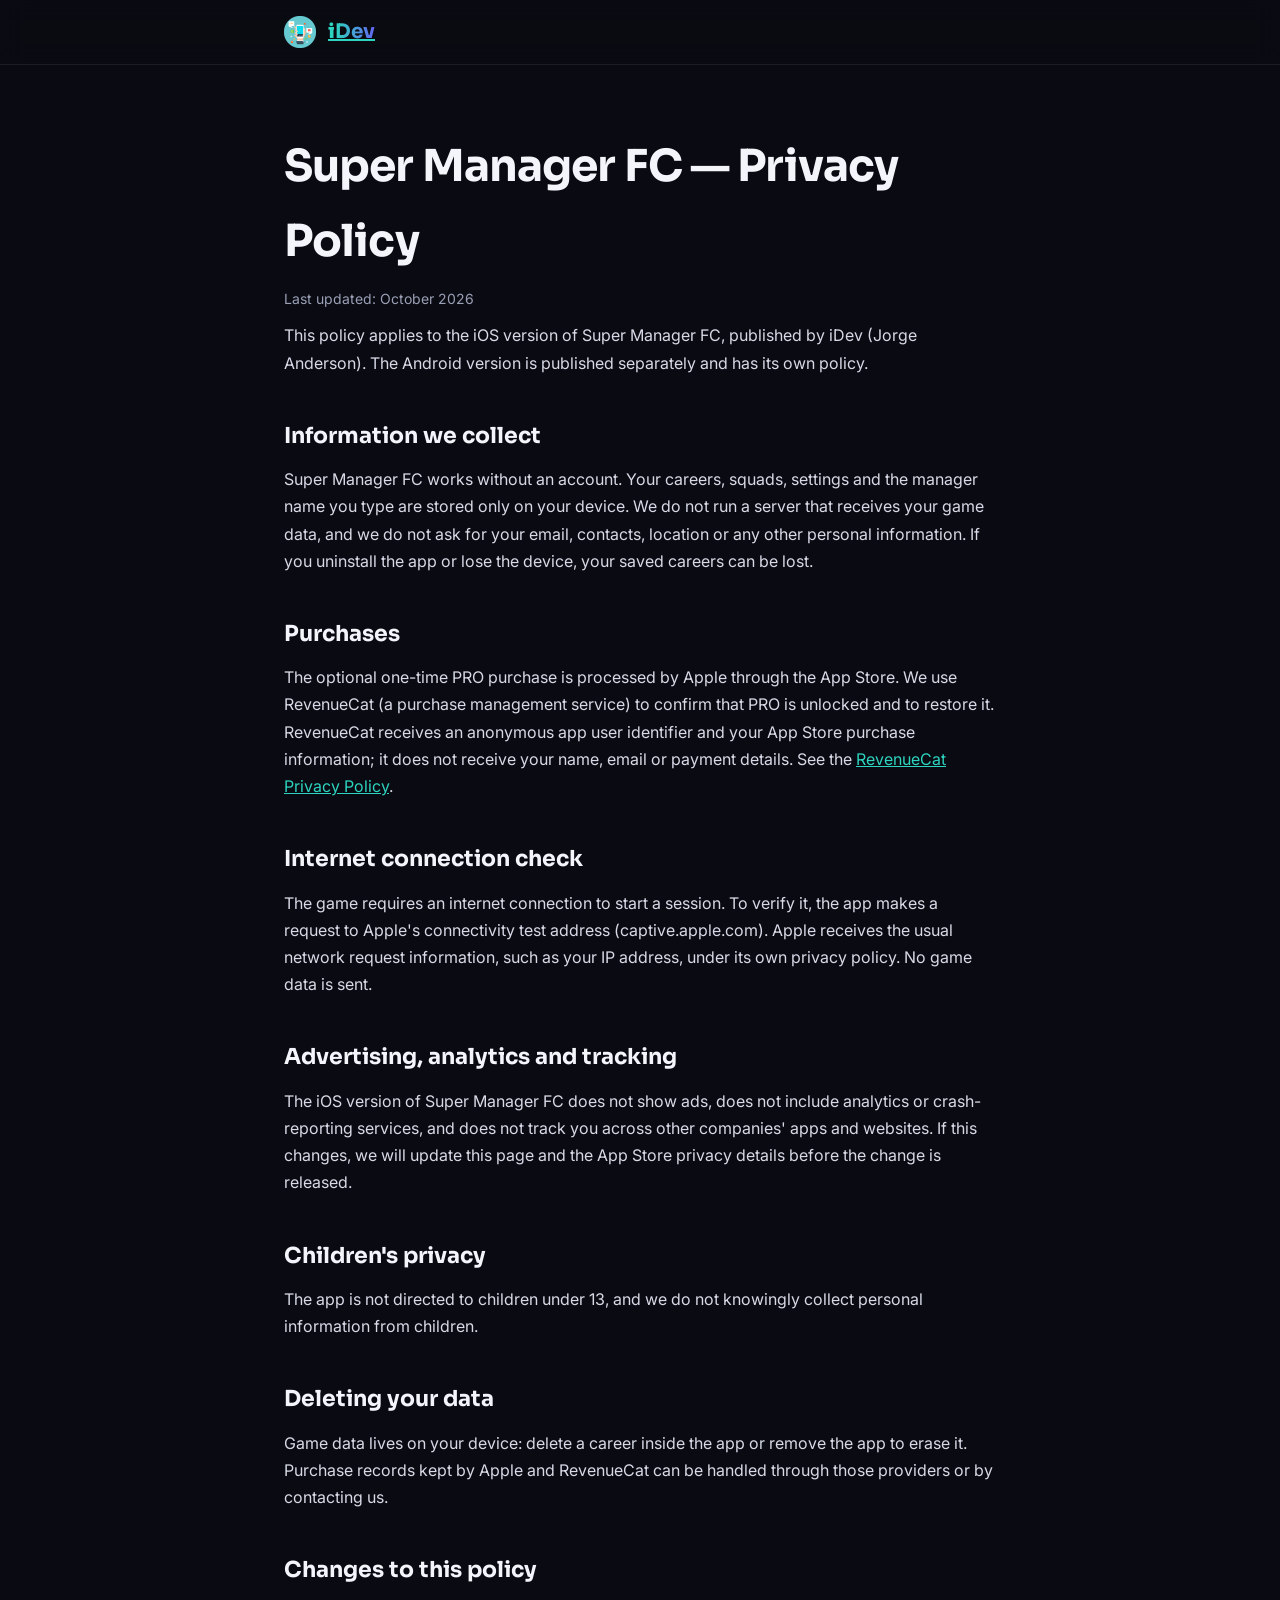
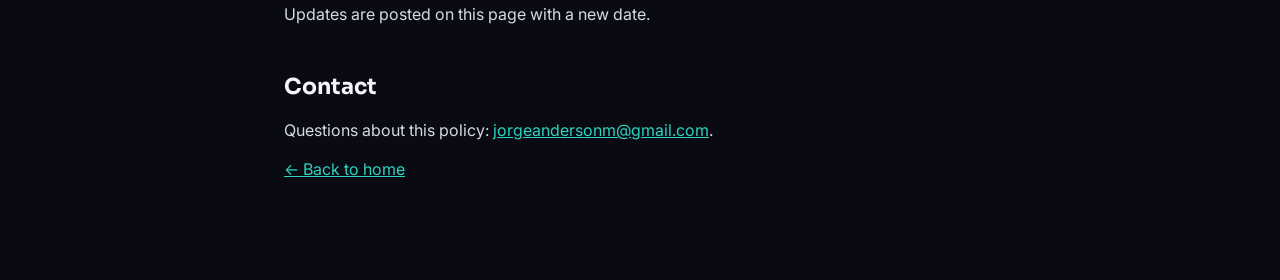
<file: super-manager-fc-privacy.html>
<!doctype html>
<html lang="en">
  <head>
    <meta charset="utf-8" />
    <meta name="viewport" content="width=device-width, initial-scale=1" />
    <title>Super Manager FC Privacy Policy — iDev</title>
    <meta name="description" content="Privacy Policy for Super Manager FC on iOS." />
    <link rel="icon" type="image/jpeg" href="icon.jpg" />
    <link rel="preconnect" href="https://fonts.googleapis.com" />
    <link rel="preconnect" href="https://fonts.gstatic.com" crossorigin />
    <link href="https://fonts.googleapis.com/css2?family=Sora:wght@700;800&family=Inter:wght@400;500&display=swap" rel="stylesheet" />
    <link rel="stylesheet" href="legal.css" />
  </head>
  <body>
    <nav>
      <div class="wrap">
        <a href="index.html" class="brand"><img src="icon.jpg" alt="iDev logo" /><span>i<b>Dev</b></span></a>
      </div>
    </nav>
    <main>
      <div class="wrap">
        <h1>Super Manager FC — Privacy Policy</h1>
        <p class="updated">Last updated: October 2026</p>

        <p>
          This policy applies to the iOS version of Super Manager FC, published by iDev
          (Jorge Anderson). The Android version is published separately and has its own policy.
        </p>

        <h2>Information we collect</h2>
        <p>
          Super Manager FC works without an account. Your careers, squads, settings and the
          manager name you type are stored only on your device. We do not run a server that
          receives your game data, and we do not ask for your email, contacts, location or
          any other personal information. If you uninstall the app or lose the device, your
          saved careers can be lost.
        </p>

        <h2>Purchases</h2>
        <p>
          The optional one-time PRO purchase is processed by Apple through the App Store. We
          use RevenueCat (a purchase management service) to confirm that PRO is unlocked and
          to restore it. RevenueCat receives an anonymous app user identifier and your App Store
          purchase information; it does not receive your name, email or payment details. See the
          <a href="https://www.revenuecat.com/privacy">RevenueCat Privacy Policy</a>.
        </p>

        <h2>Internet connection check</h2>
        <p>
          The game requires an internet connection to start a session. To verify it, the app makes a
          request to Apple's connectivity test address (captive.apple.com). Apple receives the
          usual network request information, such as your IP address, under its own privacy policy.
          No game data is sent.
        </p>

        <h2>Advertising, analytics and tracking</h2>
        <p>
          The iOS version of Super Manager FC does not show ads, does not include analytics or
          crash-reporting services, and does not track you across other companies' apps and websites.
          If this changes, we will update this page and the App Store privacy details before the
          change is released.
        </p>

        <h2>Children's privacy</h2>
        <p>
          The app is not directed to children under 13, and we do not knowingly collect personal
          information from children.
        </p>

        <h2>Deleting your data</h2>
        <p>
          Game data lives on your device: delete a career inside the app or remove the app to erase
          it. Purchase records kept by Apple and RevenueCat can be handled through those providers or
          by contacting us.
        </p>

        <h2>Changes to this policy</h2>
        <p>Updates are posted on this page with a new date.</p>

        <h2>Contact</h2>
        <p>
          Questions about this policy: <a href="mailto:jorgeandersonm@gmail.com">jorgeandersonm@gmail.com</a>.
        </p>

        <p><a href="index.html">← Back to home</a></p>
      </div>
    </main>

  </body>
</html>
</file>
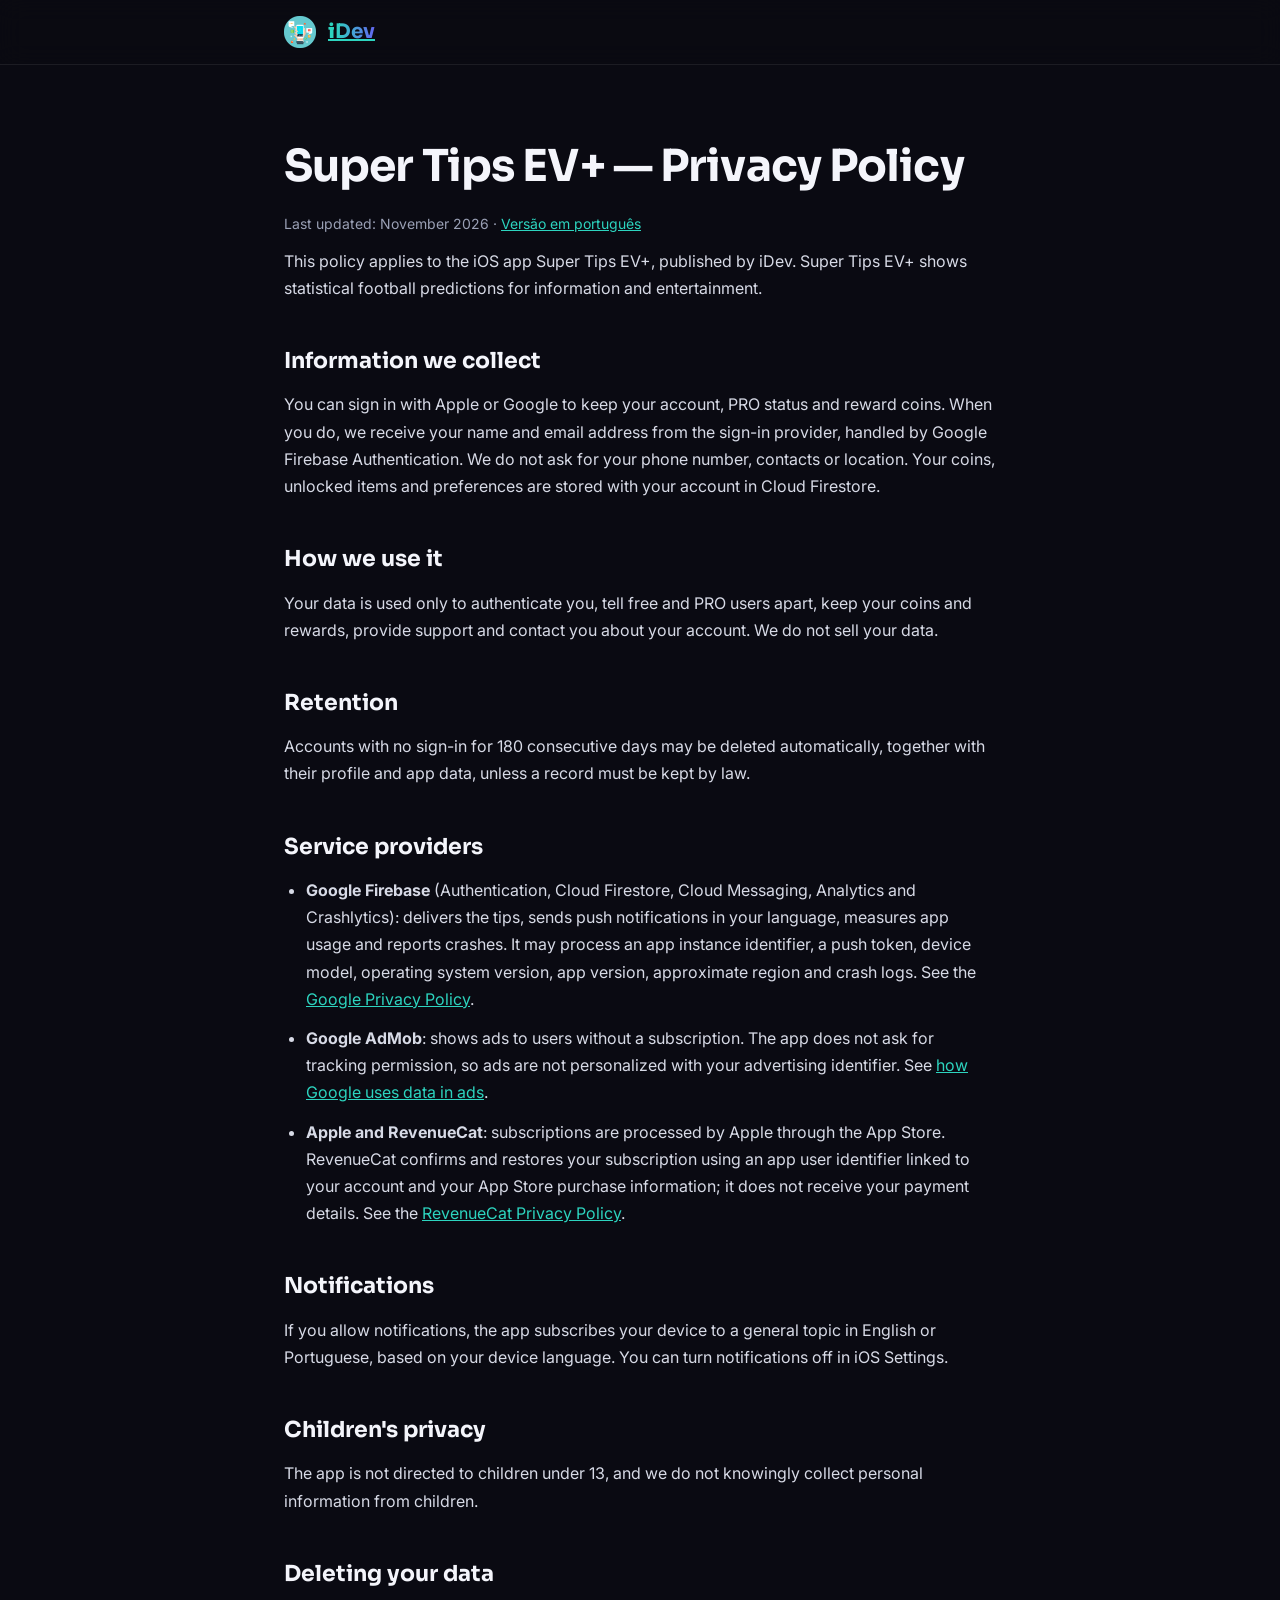
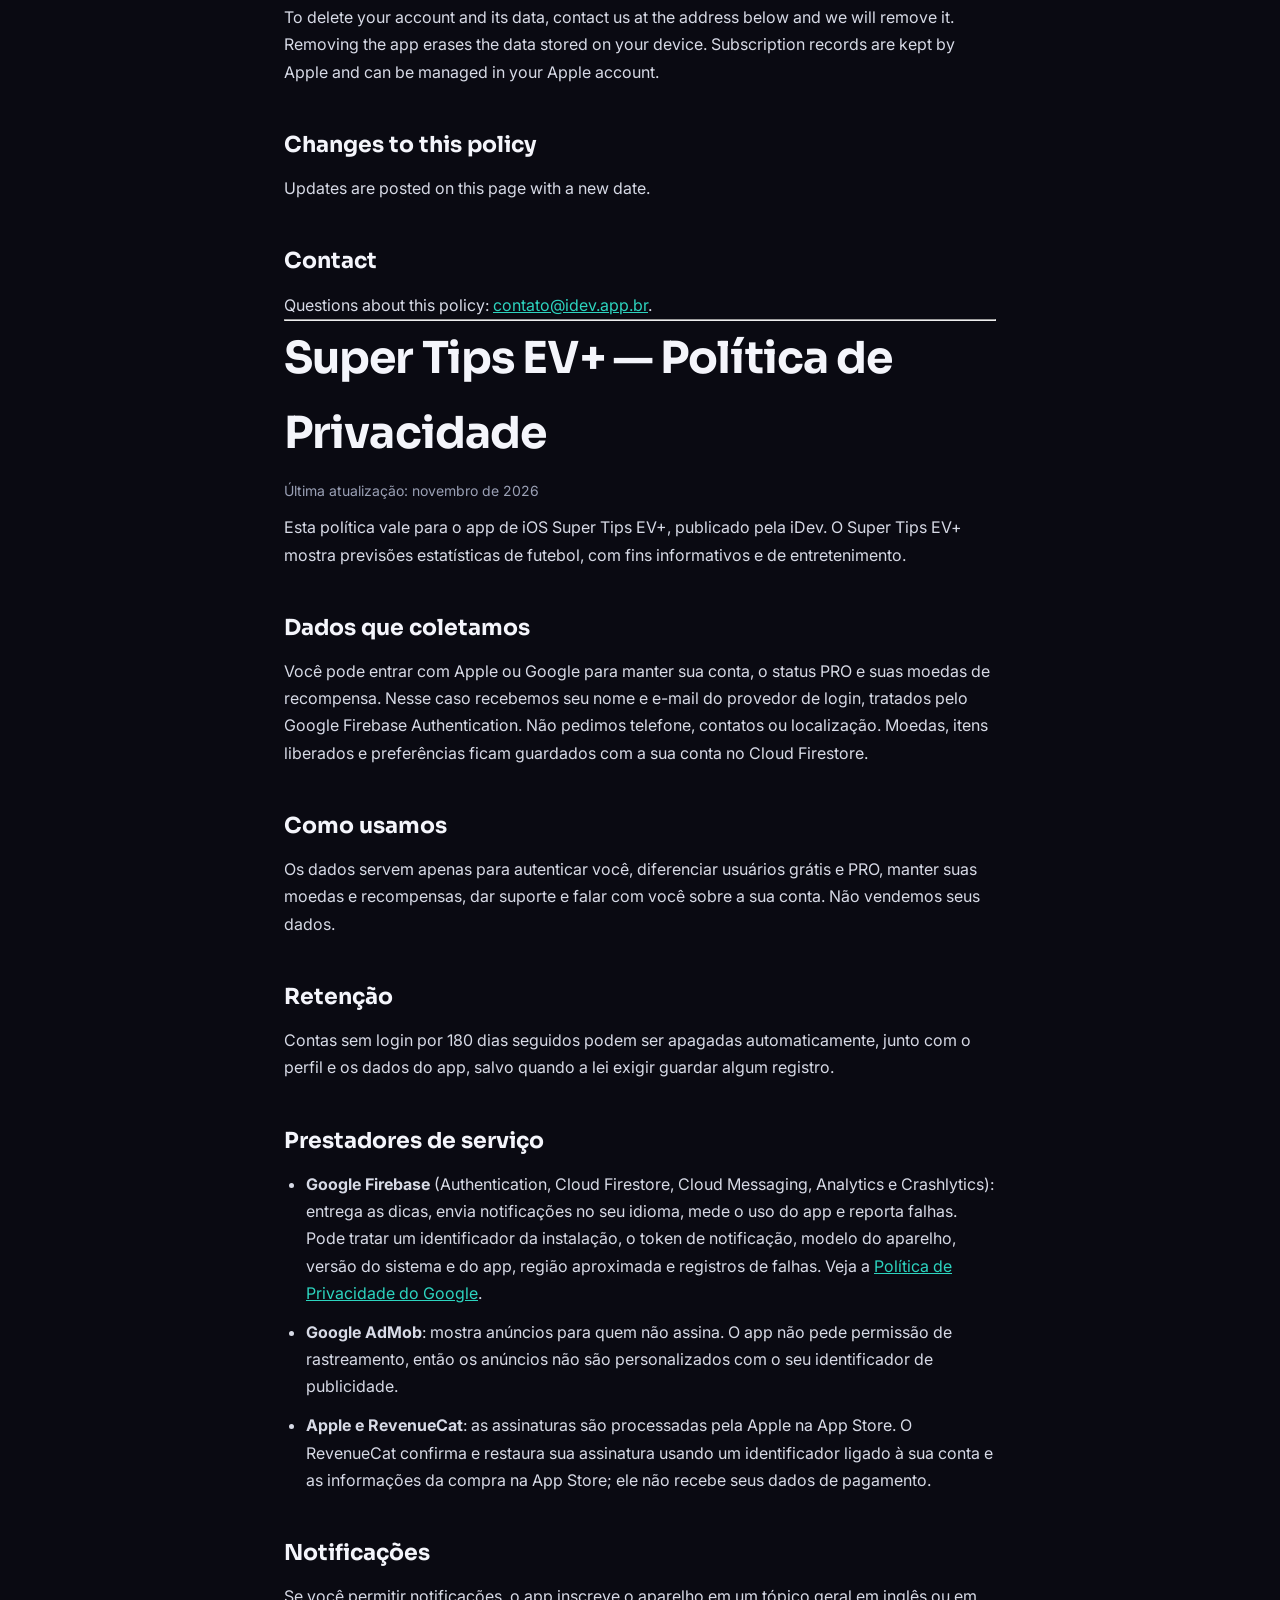
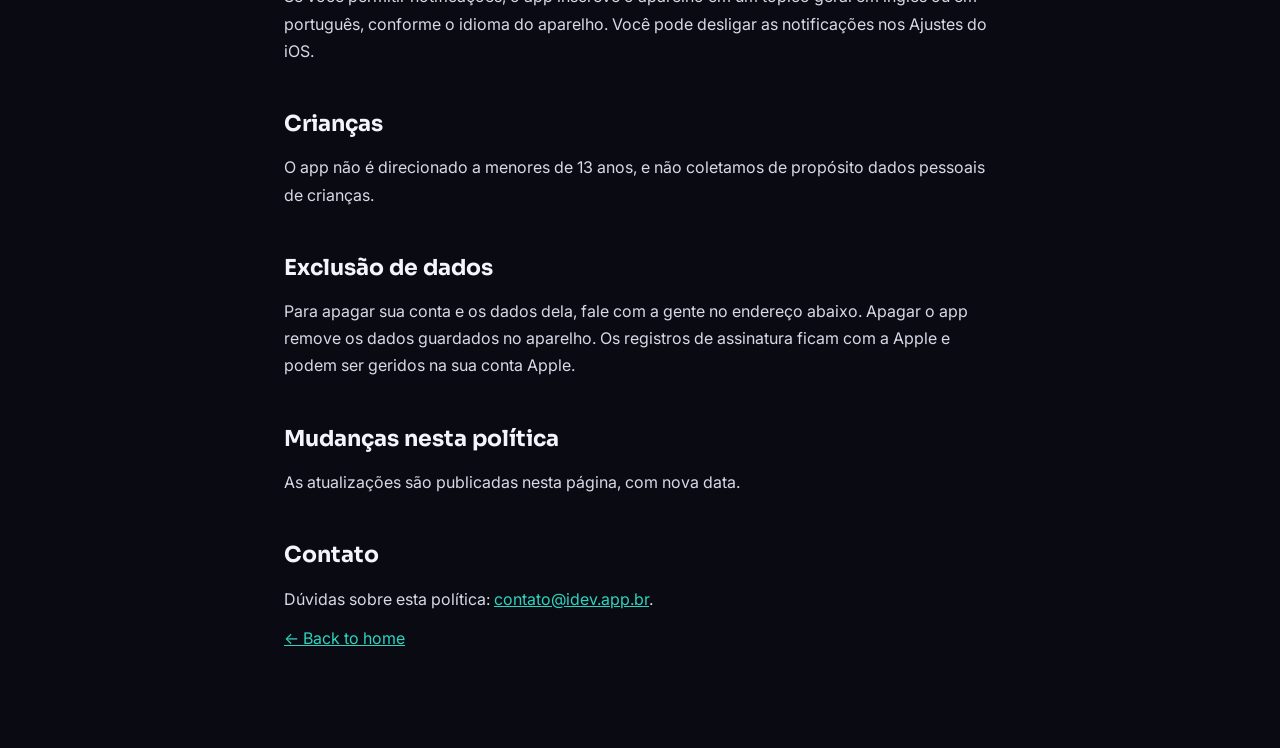
<file: super-tips-ev-privacy.html>
<!doctype html>
<html lang="en">
  <head>
    <meta charset="utf-8" />
    <meta name="viewport" content="width=device-width, initial-scale=1" />
    <title>Super Tips EV+ Privacy Policy — iDev</title>
    <meta name="description" content="Privacy Policy for Super Tips EV+ on iOS." />
    <link rel="icon" type="image/jpeg" href="icon.jpg" />
    <link rel="preconnect" href="https://fonts.googleapis.com" />
    <link rel="preconnect" href="https://fonts.gstatic.com" crossorigin />
    <link href="https://fonts.googleapis.com/css2?family=Sora:wght@700;800&family=Inter:wght@400;500&display=swap" rel="stylesheet" />
    <link rel="stylesheet" href="legal.css" />
  </head>
  <body>
    <nav>
      <div class="wrap">
        <a href="index.html" class="brand"><img src="icon.jpg" alt="iDev logo" /><span>i<b>Dev</b></span></a>
      </div>
    </nav>
    <main>
      <div class="wrap">
        <h1>Super Tips EV+ — Privacy Policy</h1>
        <p class="updated">Last updated: November 2026 · <a href="#pt">Versão em português</a></p>

        <p>
          This policy applies to the iOS app Super Tips EV+, published by iDev.
          Super Tips EV+ shows statistical football predictions for information and entertainment.
        </p>

        <h2>Information we collect</h2>
        <p>
          You can sign in with Apple or Google to keep your account, PRO status and reward coins.
          When you do, we receive your name and email address from the sign-in provider, handled by
          Google Firebase Authentication. We do not ask for your phone number, contacts or location.
          Your coins, unlocked items and preferences are stored with your account in Cloud Firestore.
        </p>

        <h2>How we use it</h2>
        <p>
          Your data is used only to authenticate you, tell free and PRO users apart, keep your coins and
          rewards, provide support and contact you about your account. We do not sell your data.
        </p>

        <h2>Retention</h2>
        <p>
          Accounts with no sign-in for 180 consecutive days may be deleted automatically, together with
          their profile and app data, unless a record must be kept by law.
        </p>

        <h2>Service providers</h2>
        <ul>
          <li>
            <b>Google Firebase</b> (Authentication, Cloud Firestore, Cloud Messaging, Analytics and
            Crashlytics): delivers the tips, sends push notifications in your language, measures
            app usage and reports crashes. It may process an app instance identifier, a push token,
            device model, operating system version, app version, approximate region and crash logs.
            See the <a href="https://policies.google.com/privacy">Google Privacy Policy</a>.
          </li>
          <li>
            <b>Google AdMob</b>: shows ads to users without a subscription. The app does not ask
            for tracking permission, so ads are not personalized with your advertising identifier.
            See <a href="https://policies.google.com/technologies/ads">how Google uses data in ads</a>.
          </li>
          <li>
            <b>Apple and RevenueCat</b>: subscriptions are processed by Apple through the App Store.
            RevenueCat confirms and restores your subscription using an app user identifier linked to
            your account and your App Store purchase information; it does not receive your payment details. See the <a href="https://www.revenuecat.com/privacy">RevenueCat Privacy Policy</a>.
          </li>
        </ul>

        <h2>Notifications</h2>
        <p>
          If you allow notifications, the app subscribes your device to a general topic in English
          or Portuguese, based on your device language. You can turn notifications off in iOS
          Settings.
        </p>

        <h2>Children's privacy</h2>
        <p>
          The app is not directed to children under 13, and we do not knowingly collect personal
          information from children.
        </p>

        <h2>Deleting your data</h2>
        <p>
          To delete your account and its data, contact us at the address below and we will remove it.
          Removing the app erases the data stored on your device.
          Subscription records are kept by Apple and can be managed in your Apple account.
        </p>

        <h2>Changes to this policy</h2>
        <p>Updates are posted on this page with a new date.</p>

        <h2>Contact</h2>
        <p>
          Questions about this policy: <a href="mailto:contato@idev.app.br">contato@idev.app.br</a>.
        </p>

        <hr />

        <h1 id="pt">Super Tips EV+ — Política de Privacidade</h1>
        <p class="updated">Última atualização: novembro de 2026</p>

        <p>
          Esta política vale para o app de iOS Super Tips EV+, publicado pela iDev.
          O Super Tips EV+ mostra previsões estatísticas de futebol, com fins informativos e de
          entretenimento.
        </p>

        <h2>Dados que coletamos</h2>
        <p>
          Você pode entrar com Apple ou Google para manter sua conta, o status PRO e suas moedas de
          recompensa. Nesse caso recebemos seu nome e e-mail do provedor de login, tratados pelo Google
          Firebase Authentication. Não pedimos telefone, contatos ou localização. Moedas, itens
          liberados e preferências ficam guardados com a sua conta no Cloud Firestore.
        </p>

        <h2>Como usamos</h2>
        <p>
          Os dados servem apenas para autenticar você, diferenciar usuários grátis e PRO, manter suas
          moedas e recompensas, dar suporte e falar com você sobre a sua conta. Não vendemos seus dados.
        </p>

        <h2>Retenção</h2>
        <p>
          Contas sem login por 180 dias seguidos podem ser apagadas automaticamente, junto com o perfil
          e os dados do app, salvo quando a lei exigir guardar algum registro.
        </p>

        <h2>Prestadores de serviço</h2>
        <ul>
          <li>
            <b>Google Firebase</b> (Authentication, Cloud Firestore, Cloud Messaging, Analytics e
            Crashlytics): entrega as dicas, envia notificações no seu idioma, mede o uso do app e
            reporta falhas. Pode tratar um identificador da instalação, o token de notificação,
            modelo do aparelho, versão do sistema e do app, região aproximada e registros de falhas.
            Veja a <a href="https://policies.google.com/privacy">Política de Privacidade do Google</a>.
          </li>
          <li>
            <b>Google AdMob</b>: mostra anúncios para quem não assina. O app não pede permissão de
            rastreamento, então os anúncios não são personalizados com o seu identificador de publicidade.
          </li>
          <li>
            <b>Apple e RevenueCat</b>: as assinaturas são processadas pela Apple na App Store. O
            RevenueCat confirma e restaura sua assinatura usando um identificador ligado à sua conta e as
            informações da compra na App Store; ele não recebe seus dados de pagamento.
          </li>
        </ul>

        <h2>Notificações</h2>
        <p>
          Se você permitir notificações, o app inscreve o aparelho em um tópico geral em inglês ou em
          português, conforme o idioma do aparelho. Você pode desligar as notificações nos Ajustes do
          iOS.
        </p>

        <h2>Crianças</h2>
        <p>
          O app não é direcionado a menores de 13 anos, e não coletamos de propósito dados pessoais
          de crianças.
        </p>

        <h2>Exclusão de dados</h2>
        <p>
          Para apagar sua conta e os dados dela, fale com a gente no endereço abaixo. Apagar o app
          remove os dados guardados no aparelho. Os registros de assinatura ficam com a Apple e podem ser geridos na sua conta Apple.
        </p>

        <h2>Mudanças nesta política</h2>
        <p>As atualizações são publicadas nesta página, com nova data.</p>

        <h2>Contato</h2>
        <p>
          Dúvidas sobre esta política: <a href="mailto:contato@idev.app.br">contato@idev.app.br</a>.
        </p>

        <p><a href="index.html">← Back to home</a></p>
      </div>
    </main>
  </body>
</html>
</file>
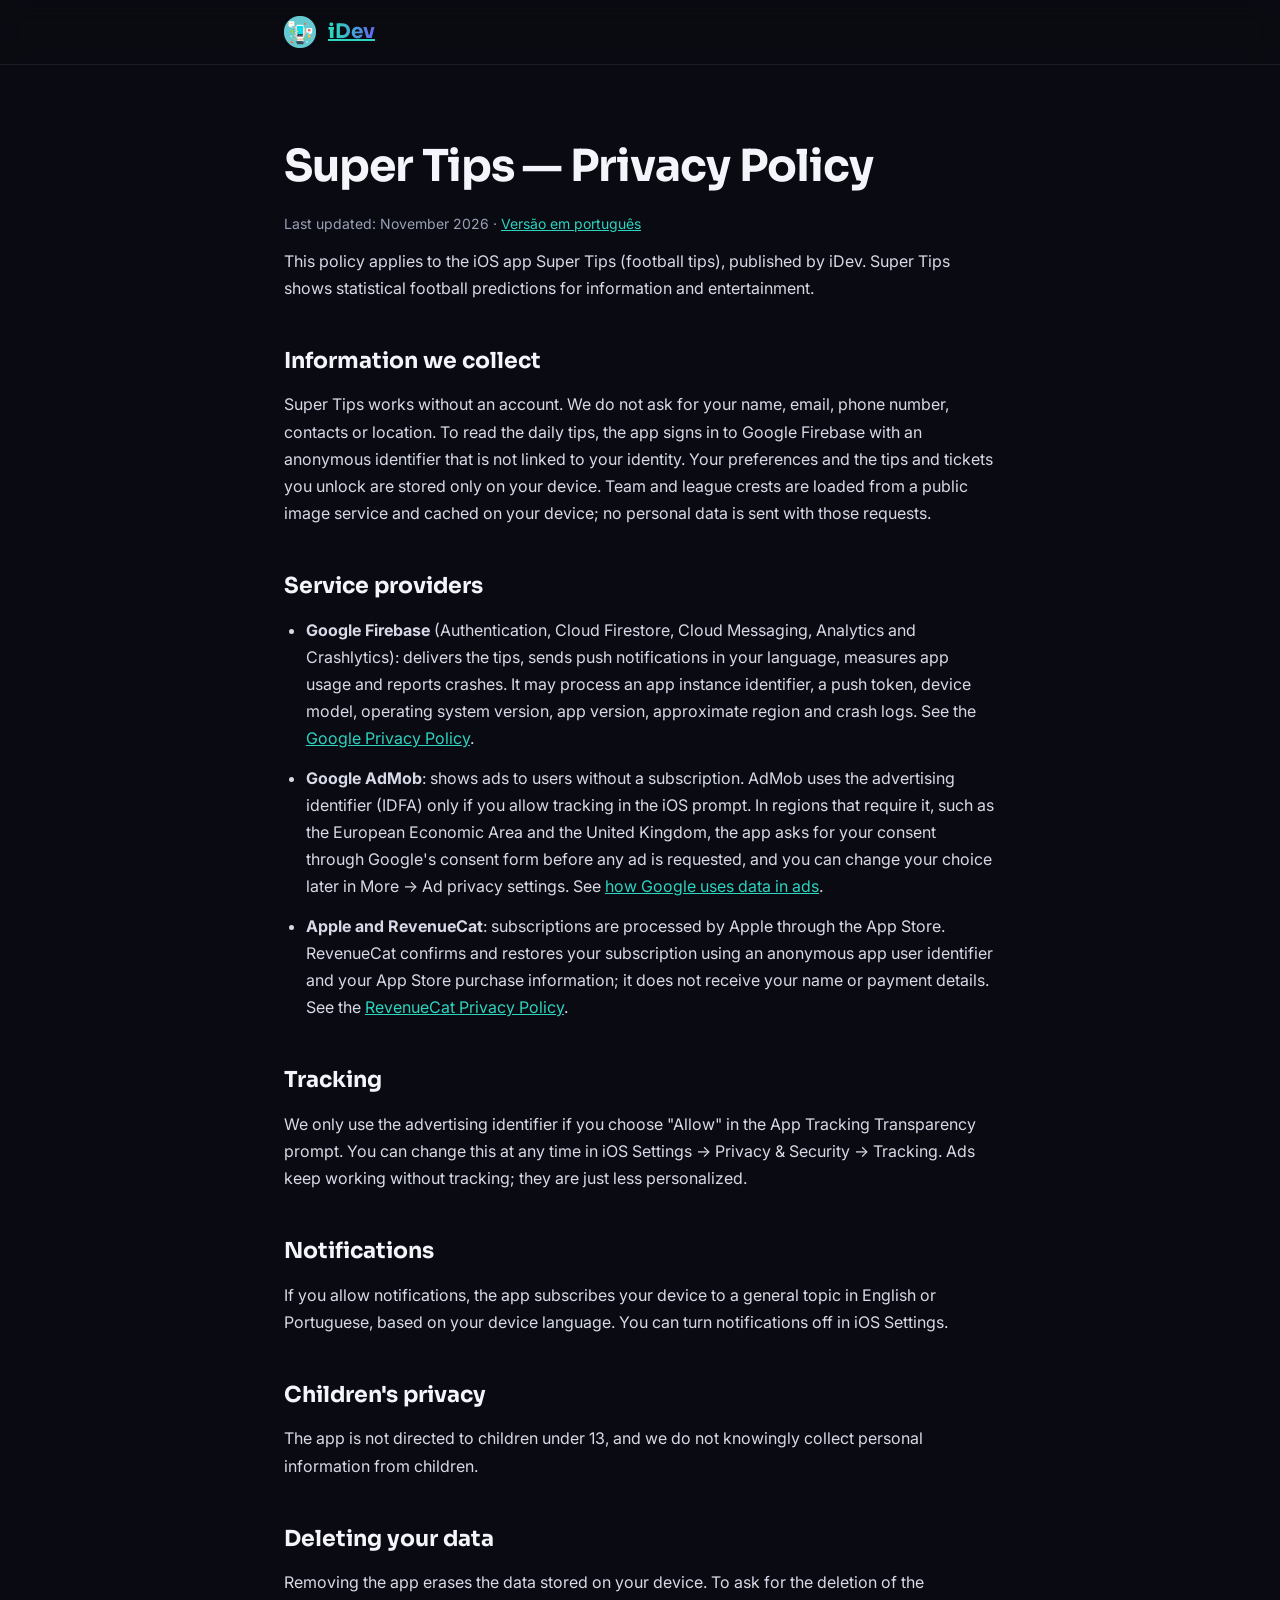
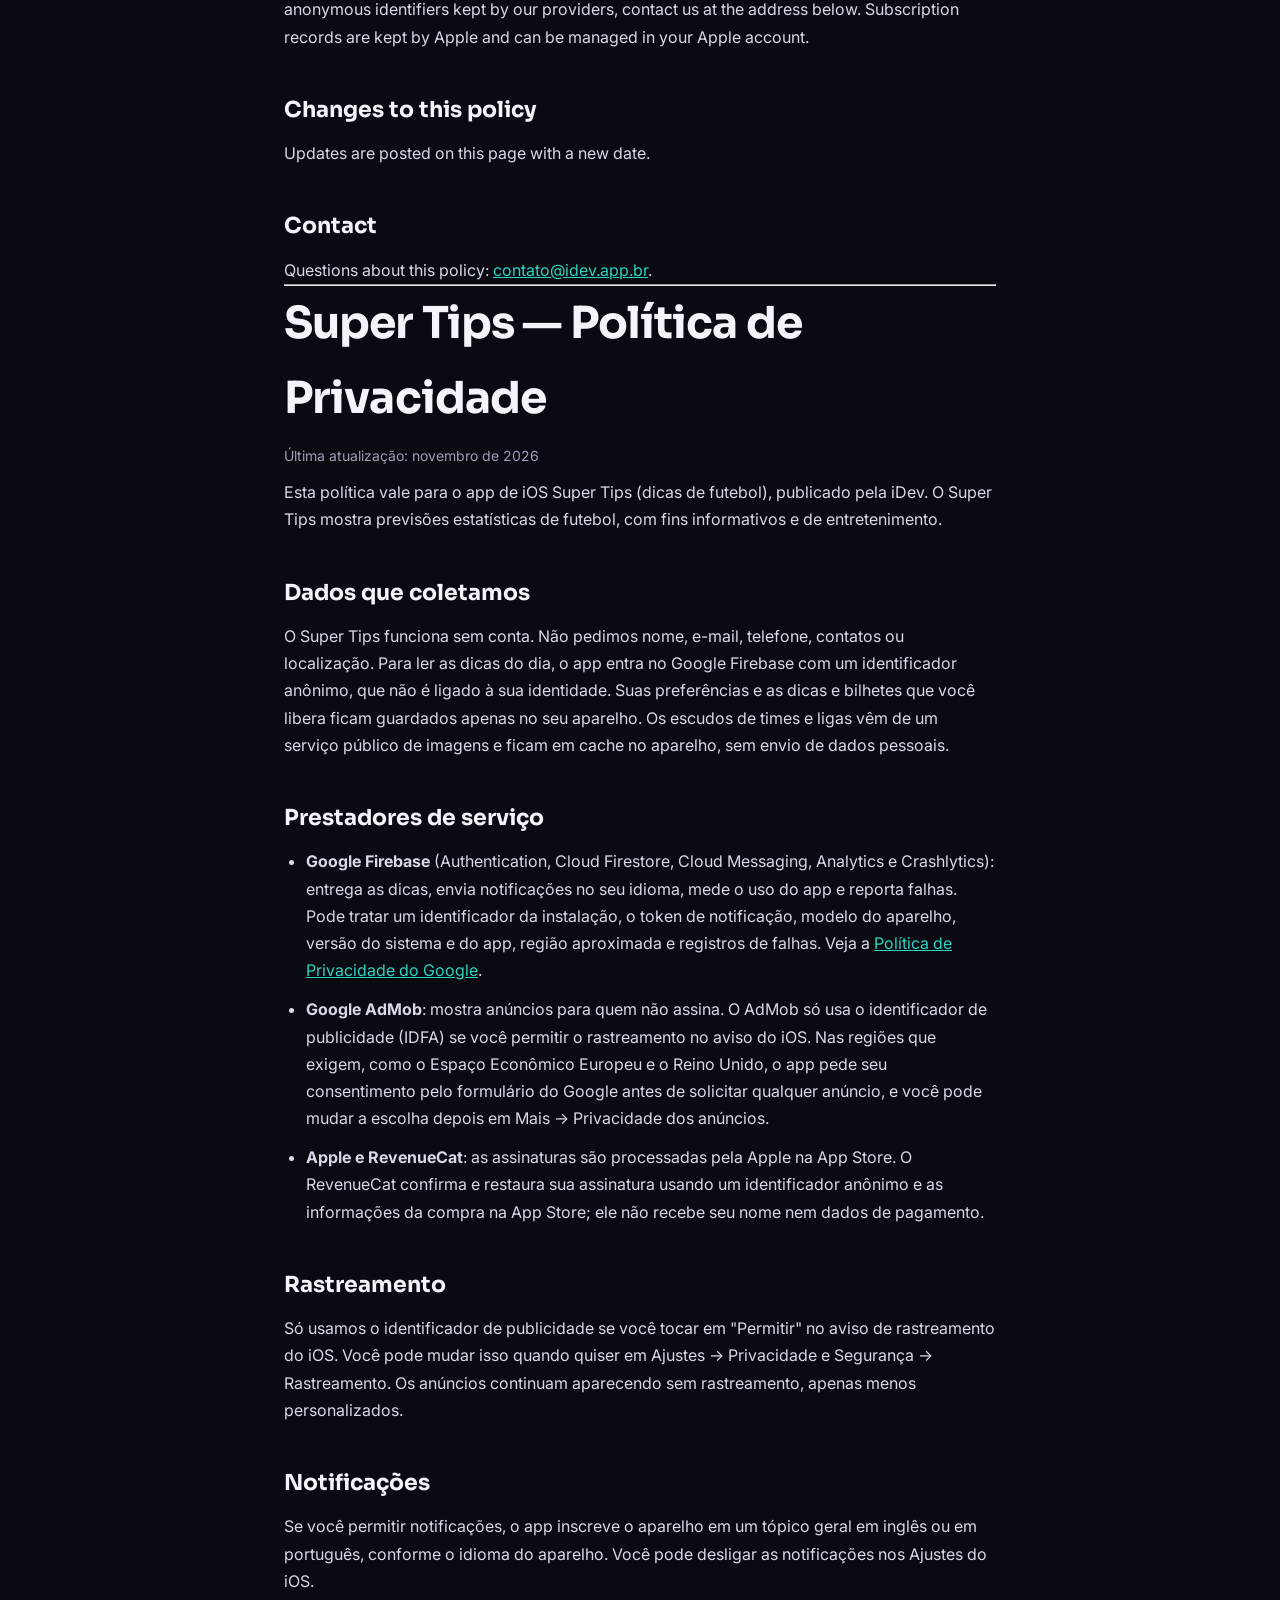
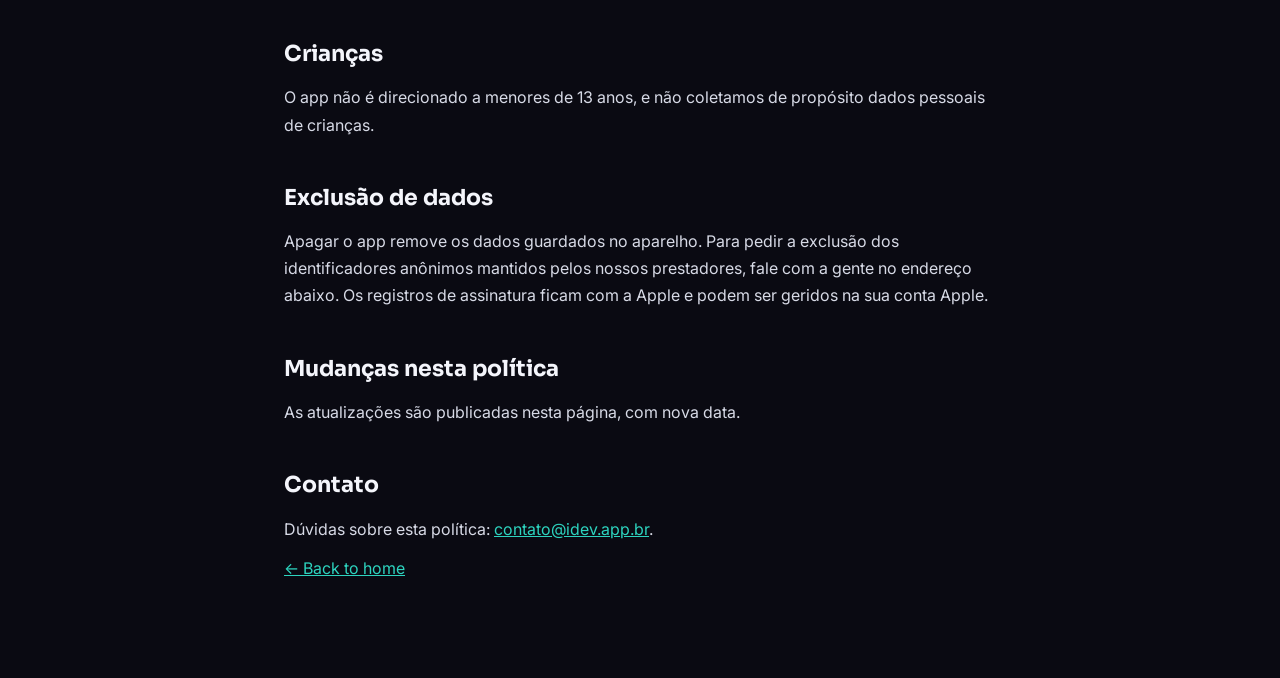
<file: super-tips-football-privacy.html>
<!doctype html>
<html lang="en">
  <head>
    <meta charset="utf-8" />
    <meta name="viewport" content="width=device-width, initial-scale=1" />
    <title>Super Tips Football Privacy Policy — iDev</title>
    <meta name="description" content="Privacy Policy for Super Tips (football tips) on iOS." />
    <link rel="icon" type="image/jpeg" href="icon.jpg" />
    <link rel="preconnect" href="https://fonts.googleapis.com" />
    <link rel="preconnect" href="https://fonts.gstatic.com" crossorigin />
    <link href="https://fonts.googleapis.com/css2?family=Sora:wght@700;800&family=Inter:wght@400;500&display=swap" rel="stylesheet" />
    <link rel="stylesheet" href="legal.css" />
  </head>
  <body>
    <nav>
      <div class="wrap">
        <a href="index.html" class="brand"><img src="icon.jpg" alt="iDev logo" /><span>i<b>Dev</b></span></a>
      </div>
    </nav>
    <main>
      <div class="wrap">
        <h1>Super Tips — Privacy Policy</h1>
        <p class="updated">Last updated: November 2026 · <a href="#pt">Versão em português</a></p>

        <p>
          This policy applies to the iOS app Super Tips (football tips), published by iDev.
          Super Tips shows statistical football predictions for information and entertainment.
        </p>

        <h2>Information we collect</h2>
        <p>
          Super Tips works without an account. We do not ask for your name, email, phone number,
          contacts or location. To read the daily tips, the app signs in to Google Firebase with an
          anonymous identifier that is not linked to your identity. Your preferences and the tips and
          tickets you unlock are stored only on your device. Team and league crests are loaded from a
          public image service and cached on your device; no personal data is sent with those requests.
        </p>

        <h2>Service providers</h2>
        <ul>
          <li>
            <b>Google Firebase</b> (Authentication, Cloud Firestore, Cloud Messaging, Analytics and
            Crashlytics): delivers the tips, sends push notifications in your language, measures
            app usage and reports crashes. It may process an app instance identifier, a push token,
            device model, operating system version, app version, approximate region and crash logs.
            See the <a href="https://policies.google.com/privacy">Google Privacy Policy</a>.
          </li>
          <li>
            <b>Google AdMob</b>: shows ads to users without a subscription. AdMob uses the
            advertising identifier (IDFA) only if you allow tracking in the iOS prompt. In regions
            that require it, such as the European Economic Area and the United Kingdom, the app asks
            for your consent through Google's consent form before any ad is requested, and you can
            change your choice later in More → Ad privacy settings.
            See <a href="https://policies.google.com/technologies/ads">how Google uses data in ads</a>.
          </li>
          <li>
            <b>Apple and RevenueCat</b>: subscriptions are processed by Apple through the App Store.
            RevenueCat confirms and restores your subscription using an anonymous app user identifier
            and your App Store purchase information; it does not receive your name or payment
            details. See the <a href="https://www.revenuecat.com/privacy">RevenueCat Privacy Policy</a>.
          </li>
        </ul>

        <h2>Tracking</h2>
        <p>
          We only use the advertising identifier if you choose "Allow" in the App Tracking
          Transparency prompt. You can change this at any time in iOS Settings → Privacy &amp;
          Security → Tracking. Ads keep working without tracking; they are just less personalized.
        </p>

        <h2>Notifications</h2>
        <p>
          If you allow notifications, the app subscribes your device to a general topic in English
          or Portuguese, based on your device language. You can turn notifications off in iOS
          Settings.
        </p>

        <h2>Children's privacy</h2>
        <p>
          The app is not directed to children under 13, and we do not knowingly collect personal
          information from children.
        </p>

        <h2>Deleting your data</h2>
        <p>
          Removing the app erases the data stored on your device. To ask for the deletion of the
          anonymous identifiers kept by our providers, contact us at the address below.
          Subscription records are kept by Apple and can be managed in your Apple account.
        </p>

        <h2>Changes to this policy</h2>
        <p>Updates are posted on this page with a new date.</p>

        <h2>Contact</h2>
        <p>
          Questions about this policy: <a href="mailto:contato@idev.app.br">contato@idev.app.br</a>.
        </p>

        <hr />

        <h1 id="pt">Super Tips — Política de Privacidade</h1>
        <p class="updated">Última atualização: novembro de 2026</p>

        <p>
          Esta política vale para o app de iOS Super Tips (dicas de futebol), publicado pela iDev.
          O Super Tips mostra previsões estatísticas de futebol, com fins informativos e de
          entretenimento.
        </p>

        <h2>Dados que coletamos</h2>
        <p>
          O Super Tips funciona sem conta. Não pedimos nome, e-mail, telefone, contatos ou
          localização. Para ler as dicas do dia, o app entra no Google Firebase com um identificador
          anônimo, que não é ligado à sua identidade. Suas preferências e as dicas e bilhetes que você
          libera ficam guardados apenas no seu aparelho. Os escudos de times e ligas vêm de um serviço
          público de imagens e ficam em cache no aparelho, sem envio de dados pessoais.
        </p>

        <h2>Prestadores de serviço</h2>
        <ul>
          <li>
            <b>Google Firebase</b> (Authentication, Cloud Firestore, Cloud Messaging, Analytics e
            Crashlytics): entrega as dicas, envia notificações no seu idioma, mede o uso do app e
            reporta falhas. Pode tratar um identificador da instalação, o token de notificação,
            modelo do aparelho, versão do sistema e do app, região aproximada e registros de falhas.
            Veja a <a href="https://policies.google.com/privacy">Política de Privacidade do Google</a>.
          </li>
          <li>
            <b>Google AdMob</b>: mostra anúncios para quem não assina. O AdMob só usa o identificador
            de publicidade (IDFA) se você permitir o rastreamento no aviso do iOS. Nas regiões que
            exigem, como o Espaço Econômico Europeu e o Reino Unido, o app pede seu consentimento pelo
            formulário do Google antes de solicitar qualquer anúncio, e você pode mudar a escolha
            depois em Mais → Privacidade dos anúncios.
          </li>
          <li>
            <b>Apple e RevenueCat</b>: as assinaturas são processadas pela Apple na App Store. O
            RevenueCat confirma e restaura sua assinatura usando um identificador anônimo e as
            informações da compra na App Store; ele não recebe seu nome nem dados de pagamento.
          </li>
        </ul>

        <h2>Rastreamento</h2>
        <p>
          Só usamos o identificador de publicidade se você tocar em "Permitir" no aviso de
          rastreamento do iOS. Você pode mudar isso quando quiser em Ajustes → Privacidade e
          Segurança → Rastreamento. Os anúncios continuam aparecendo sem rastreamento, apenas menos
          personalizados.
        </p>

        <h2>Notificações</h2>
        <p>
          Se você permitir notificações, o app inscreve o aparelho em um tópico geral em inglês ou em
          português, conforme o idioma do aparelho. Você pode desligar as notificações nos Ajustes do
          iOS.
        </p>

        <h2>Crianças</h2>
        <p>
          O app não é direcionado a menores de 13 anos, e não coletamos de propósito dados pessoais
          de crianças.
        </p>

        <h2>Exclusão de dados</h2>
        <p>
          Apagar o app remove os dados guardados no aparelho. Para pedir a exclusão dos
          identificadores anônimos mantidos pelos nossos prestadores, fale com a gente no endereço
          abaixo. Os registros de assinatura ficam com a Apple e podem ser geridos na sua conta Apple.
        </p>

        <h2>Mudanças nesta política</h2>
        <p>As atualizações são publicadas nesta página, com nova data.</p>

        <h2>Contato</h2>
        <p>
          Dúvidas sobre esta política: <a href="mailto:contato@idev.app.br">contato@idev.app.br</a>.
        </p>

        <p><a href="index.html">← Back to home</a></p>
      </div>
    </main>
  </body>
</html>
</file>
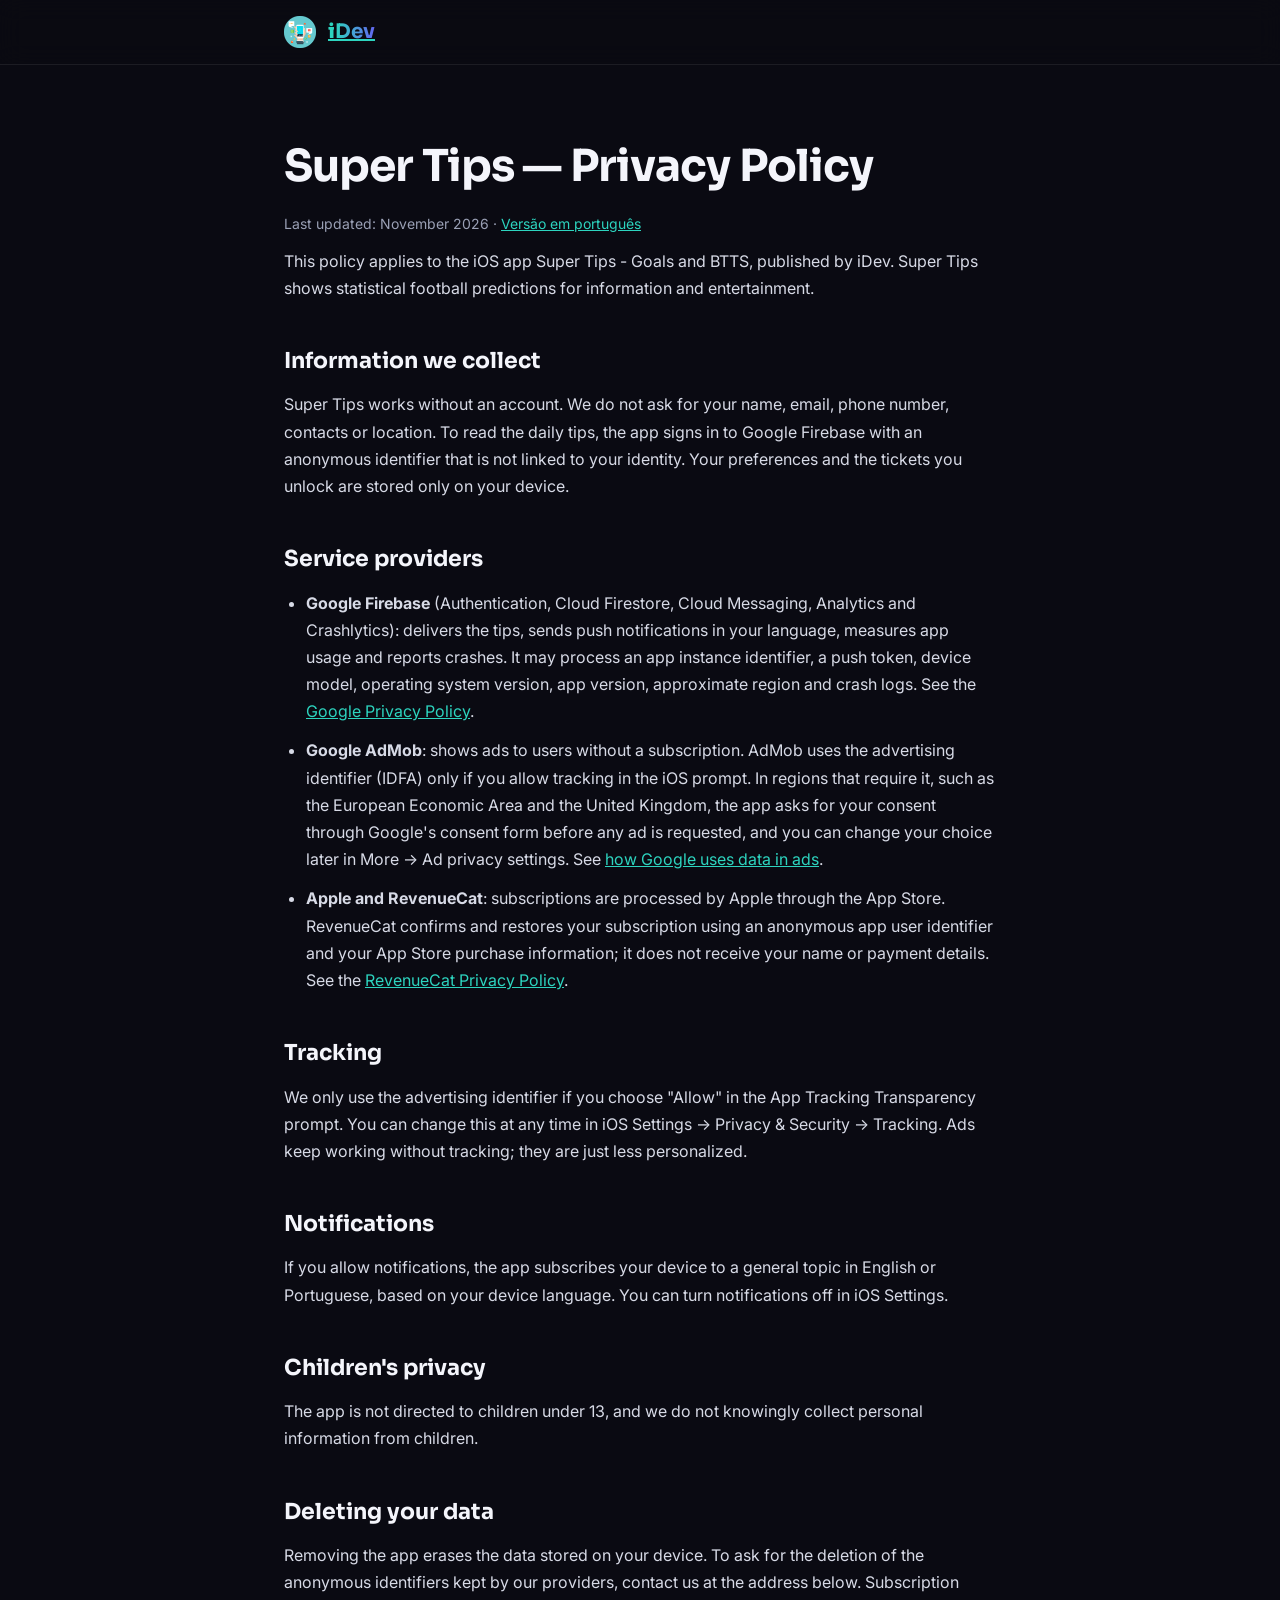
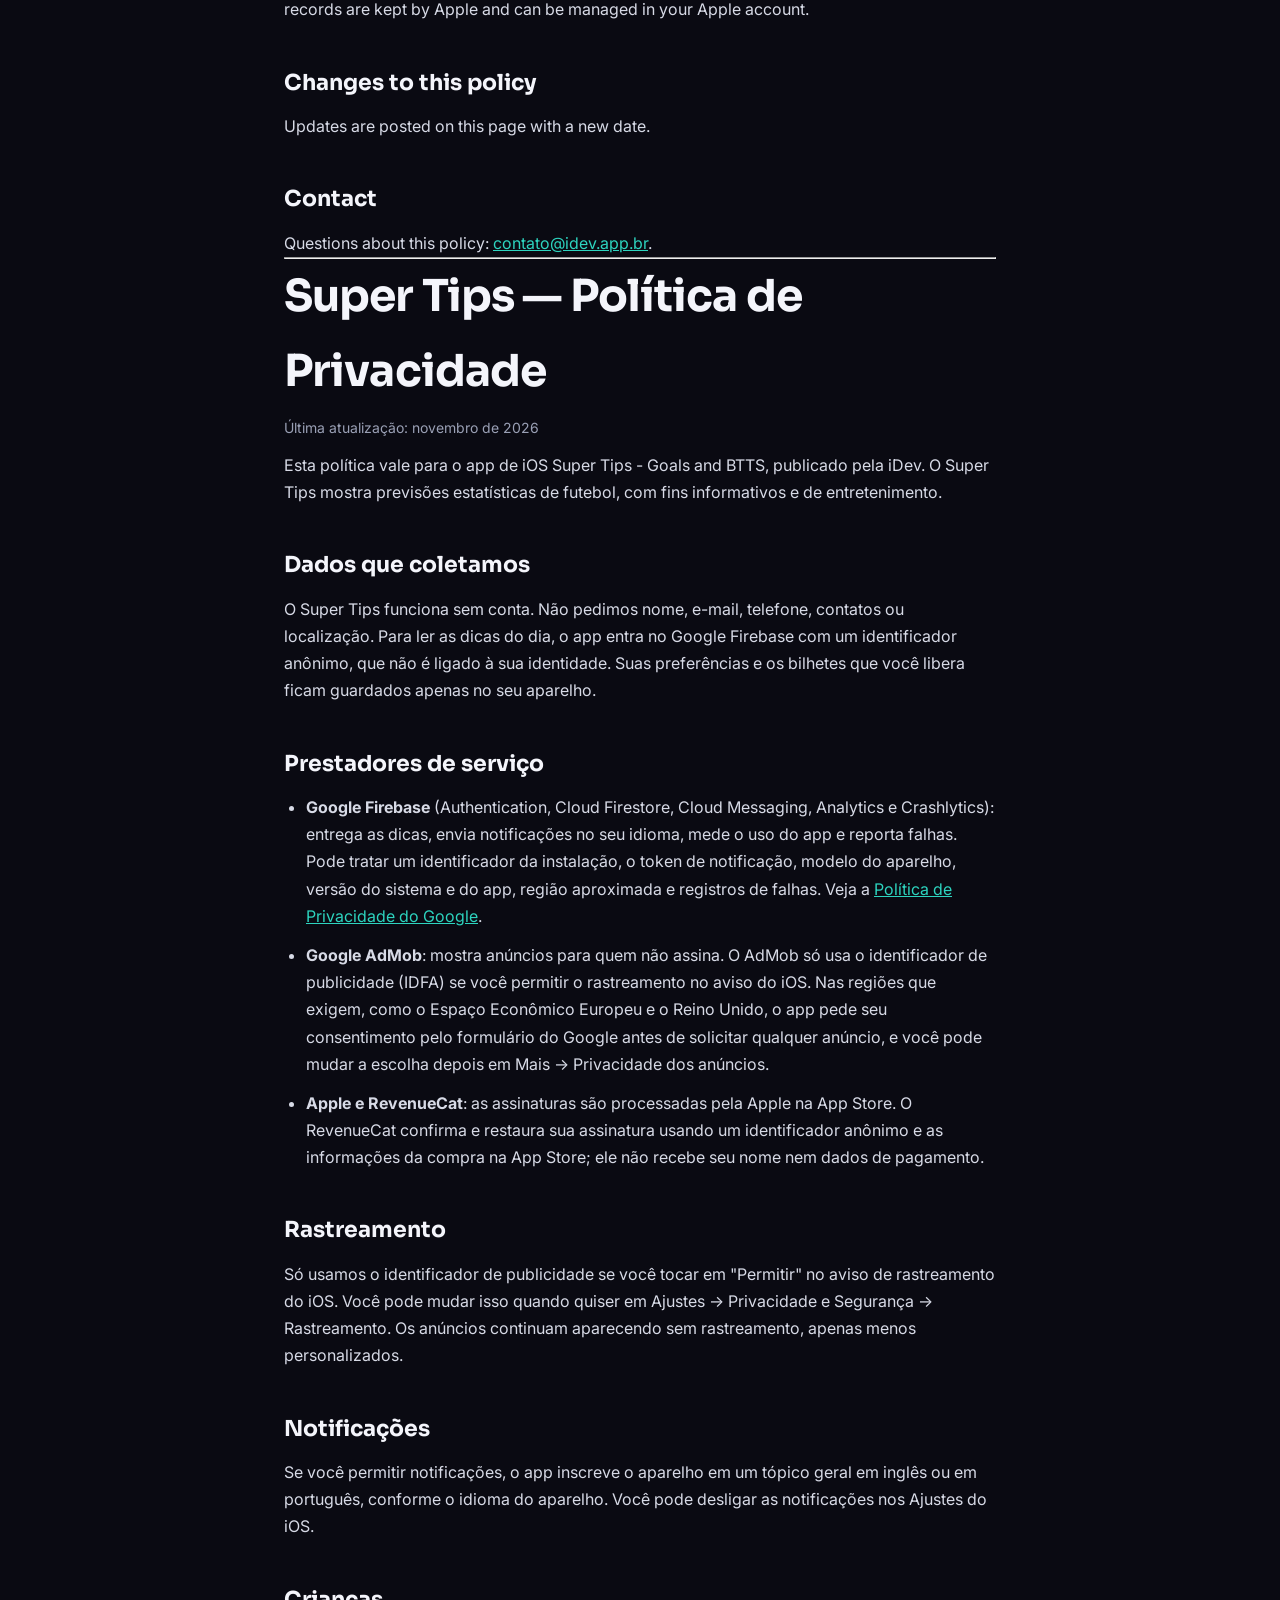
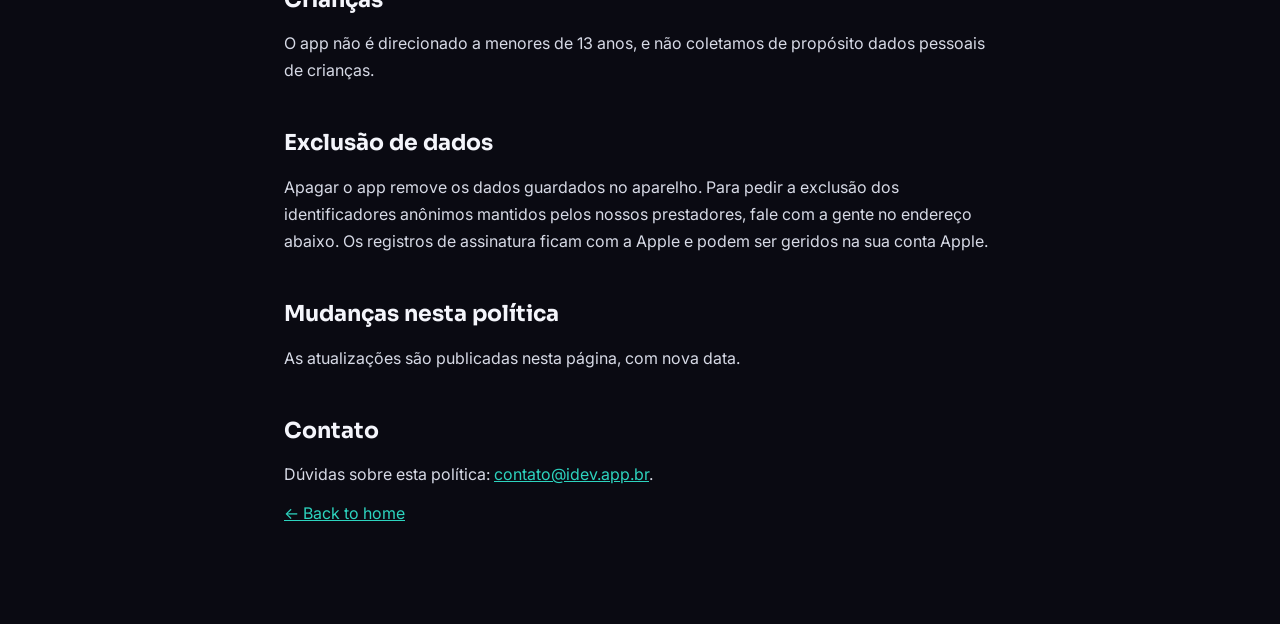
<file: super-tips-goals-btts-privacy.html>
<!doctype html>
<html lang="en">
  <head>
    <meta charset="utf-8" />
    <meta name="viewport" content="width=device-width, initial-scale=1" />
    <title>Super Tips Goals and BTTS Privacy Policy — iDev</title>
    <meta name="description" content="Privacy Policy for Super Tips - Goals and BTTS on iOS." />
    <link rel="icon" type="image/jpeg" href="icon.jpg" />
    <link rel="preconnect" href="https://fonts.googleapis.com" />
    <link rel="preconnect" href="https://fonts.gstatic.com" crossorigin />
    <link href="https://fonts.googleapis.com/css2?family=Sora:wght@700;800&family=Inter:wght@400;500&display=swap" rel="stylesheet" />
    <link rel="stylesheet" href="legal.css" />
  </head>
  <body>
    <nav>
      <div class="wrap">
        <a href="index.html" class="brand"><img src="icon.jpg" alt="iDev logo" /><span>i<b>Dev</b></span></a>
      </div>
    </nav>
    <main>
      <div class="wrap">
        <h1>Super Tips — Privacy Policy</h1>
        <p class="updated">Last updated: November 2026 · <a href="#pt">Versão em português</a></p>

        <p>
          This policy applies to the iOS app Super Tips - Goals and BTTS, published by iDev.
          Super Tips shows statistical football predictions for information and entertainment.
        </p>

        <h2>Information we collect</h2>
        <p>
          Super Tips works without an account. We do not ask for your name, email, phone number,
          contacts or location. To read the daily tips, the app signs in to Google Firebase with an
          anonymous identifier that is not linked to your identity. Your preferences and the tickets
          you unlock are stored only on your device.
        </p>

        <h2>Service providers</h2>
        <ul>
          <li>
            <b>Google Firebase</b> (Authentication, Cloud Firestore, Cloud Messaging, Analytics and
            Crashlytics): delivers the tips, sends push notifications in your language, measures
            app usage and reports crashes. It may process an app instance identifier, a push token,
            device model, operating system version, app version, approximate region and crash logs.
            See the <a href="https://policies.google.com/privacy">Google Privacy Policy</a>.
          </li>
          <li>
            <b>Google AdMob</b>: shows ads to users without a subscription. AdMob uses the
            advertising identifier (IDFA) only if you allow tracking in the iOS prompt. In regions
            that require it, such as the European Economic Area and the United Kingdom, the app asks
            for your consent through Google's consent form before any ad is requested, and you can
            change your choice later in More → Ad privacy settings.
            See <a href="https://policies.google.com/technologies/ads">how Google uses data in ads</a>.
          </li>
          <li>
            <b>Apple and RevenueCat</b>: subscriptions are processed by Apple through the App Store.
            RevenueCat confirms and restores your subscription using an anonymous app user identifier
            and your App Store purchase information; it does not receive your name or payment
            details. See the <a href="https://www.revenuecat.com/privacy">RevenueCat Privacy Policy</a>.
          </li>
        </ul>

        <h2>Tracking</h2>
        <p>
          We only use the advertising identifier if you choose "Allow" in the App Tracking
          Transparency prompt. You can change this at any time in iOS Settings → Privacy &amp;
          Security → Tracking. Ads keep working without tracking; they are just less personalized.
        </p>

        <h2>Notifications</h2>
        <p>
          If you allow notifications, the app subscribes your device to a general topic in English
          or Portuguese, based on your device language. You can turn notifications off in iOS
          Settings.
        </p>

        <h2>Children's privacy</h2>
        <p>
          The app is not directed to children under 13, and we do not knowingly collect personal
          information from children.
        </p>

        <h2>Deleting your data</h2>
        <p>
          Removing the app erases the data stored on your device. To ask for the deletion of the
          anonymous identifiers kept by our providers, contact us at the address below.
          Subscription records are kept by Apple and can be managed in your Apple account.
        </p>

        <h2>Changes to this policy</h2>
        <p>Updates are posted on this page with a new date.</p>

        <h2>Contact</h2>
        <p>
          Questions about this policy: <a href="mailto:contato@idev.app.br">contato@idev.app.br</a>.
        </p>

        <hr />

        <h1 id="pt">Super Tips — Política de Privacidade</h1>
        <p class="updated">Última atualização: novembro de 2026</p>

        <p>
          Esta política vale para o app de iOS Super Tips - Goals and BTTS, publicado pela iDev.
          O Super Tips mostra previsões estatísticas de futebol, com fins informativos e de
          entretenimento.
        </p>

        <h2>Dados que coletamos</h2>
        <p>
          O Super Tips funciona sem conta. Não pedimos nome, e-mail, telefone, contatos ou
          localização. Para ler as dicas do dia, o app entra no Google Firebase com um identificador
          anônimo, que não é ligado à sua identidade. Suas preferências e os bilhetes que você libera
          ficam guardados apenas no seu aparelho.
        </p>

        <h2>Prestadores de serviço</h2>
        <ul>
          <li>
            <b>Google Firebase</b> (Authentication, Cloud Firestore, Cloud Messaging, Analytics e
            Crashlytics): entrega as dicas, envia notificações no seu idioma, mede o uso do app e
            reporta falhas. Pode tratar um identificador da instalação, o token de notificação,
            modelo do aparelho, versão do sistema e do app, região aproximada e registros de falhas.
            Veja a <a href="https://policies.google.com/privacy">Política de Privacidade do Google</a>.
          </li>
          <li>
            <b>Google AdMob</b>: mostra anúncios para quem não assina. O AdMob só usa o identificador
            de publicidade (IDFA) se você permitir o rastreamento no aviso do iOS. Nas regiões que
            exigem, como o Espaço Econômico Europeu e o Reino Unido, o app pede seu consentimento pelo
            formulário do Google antes de solicitar qualquer anúncio, e você pode mudar a escolha
            depois em Mais → Privacidade dos anúncios.
          </li>
          <li>
            <b>Apple e RevenueCat</b>: as assinaturas são processadas pela Apple na App Store. O
            RevenueCat confirma e restaura sua assinatura usando um identificador anônimo e as
            informações da compra na App Store; ele não recebe seu nome nem dados de pagamento.
          </li>
        </ul>

        <h2>Rastreamento</h2>
        <p>
          Só usamos o identificador de publicidade se você tocar em "Permitir" no aviso de
          rastreamento do iOS. Você pode mudar isso quando quiser em Ajustes → Privacidade e
          Segurança → Rastreamento. Os anúncios continuam aparecendo sem rastreamento, apenas menos
          personalizados.
        </p>

        <h2>Notificações</h2>
        <p>
          Se você permitir notificações, o app inscreve o aparelho em um tópico geral em inglês ou em
          português, conforme o idioma do aparelho. Você pode desligar as notificações nos Ajustes do
          iOS.
        </p>

        <h2>Crianças</h2>
        <p>
          O app não é direcionado a menores de 13 anos, e não coletamos de propósito dados pessoais
          de crianças.
        </p>

        <h2>Exclusão de dados</h2>
        <p>
          Apagar o app remove os dados guardados no aparelho. Para pedir a exclusão dos
          identificadores anônimos mantidos pelos nossos prestadores, fale com a gente no endereço
          abaixo. Os registros de assinatura ficam com a Apple e podem ser geridos na sua conta Apple.
        </p>

        <h2>Mudanças nesta política</h2>
        <p>As atualizações são publicadas nesta página, com nova data.</p>

        <h2>Contato</h2>
        <p>
          Dúvidas sobre esta política: <a href="mailto:contato@idev.app.br">contato@idev.app.br</a>.
        </p>

        <p><a href="index.html">← Back to home</a></p>
      </div>
    </main>
  </body>
</html>
</file>
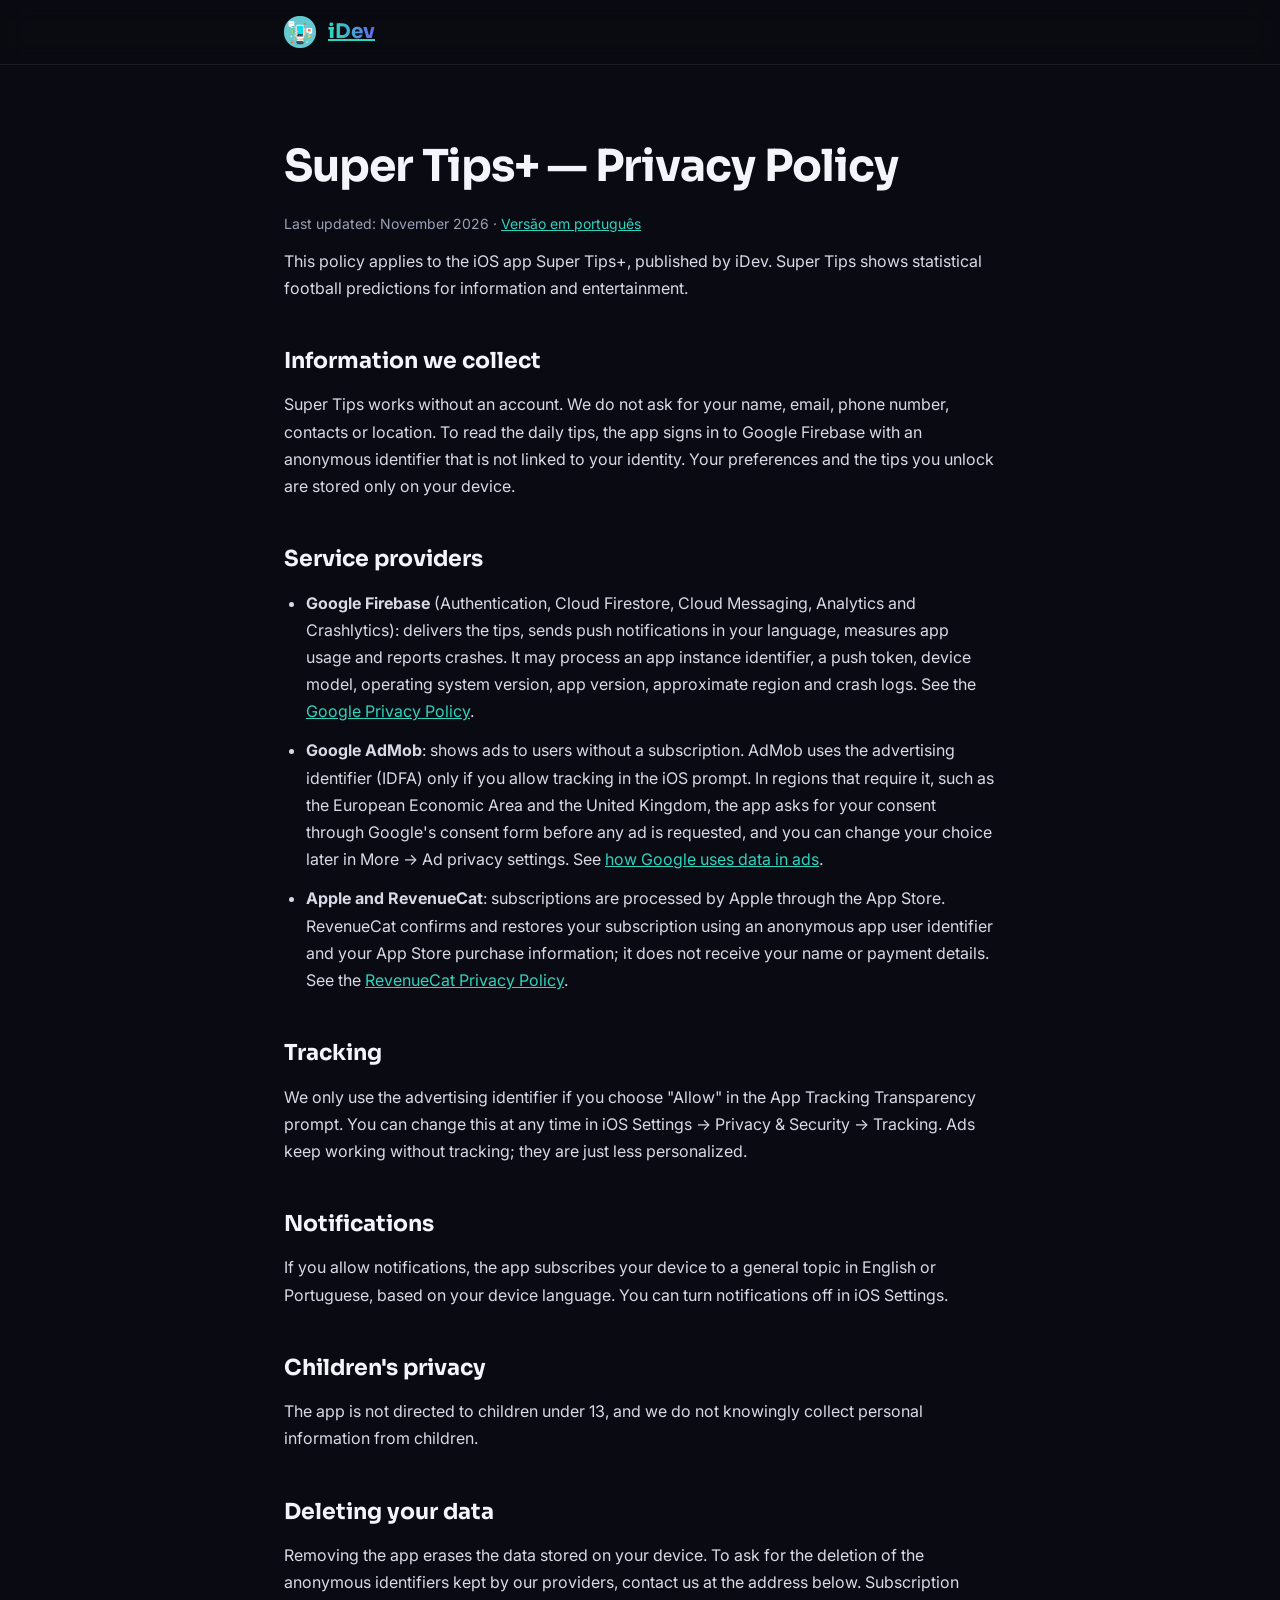
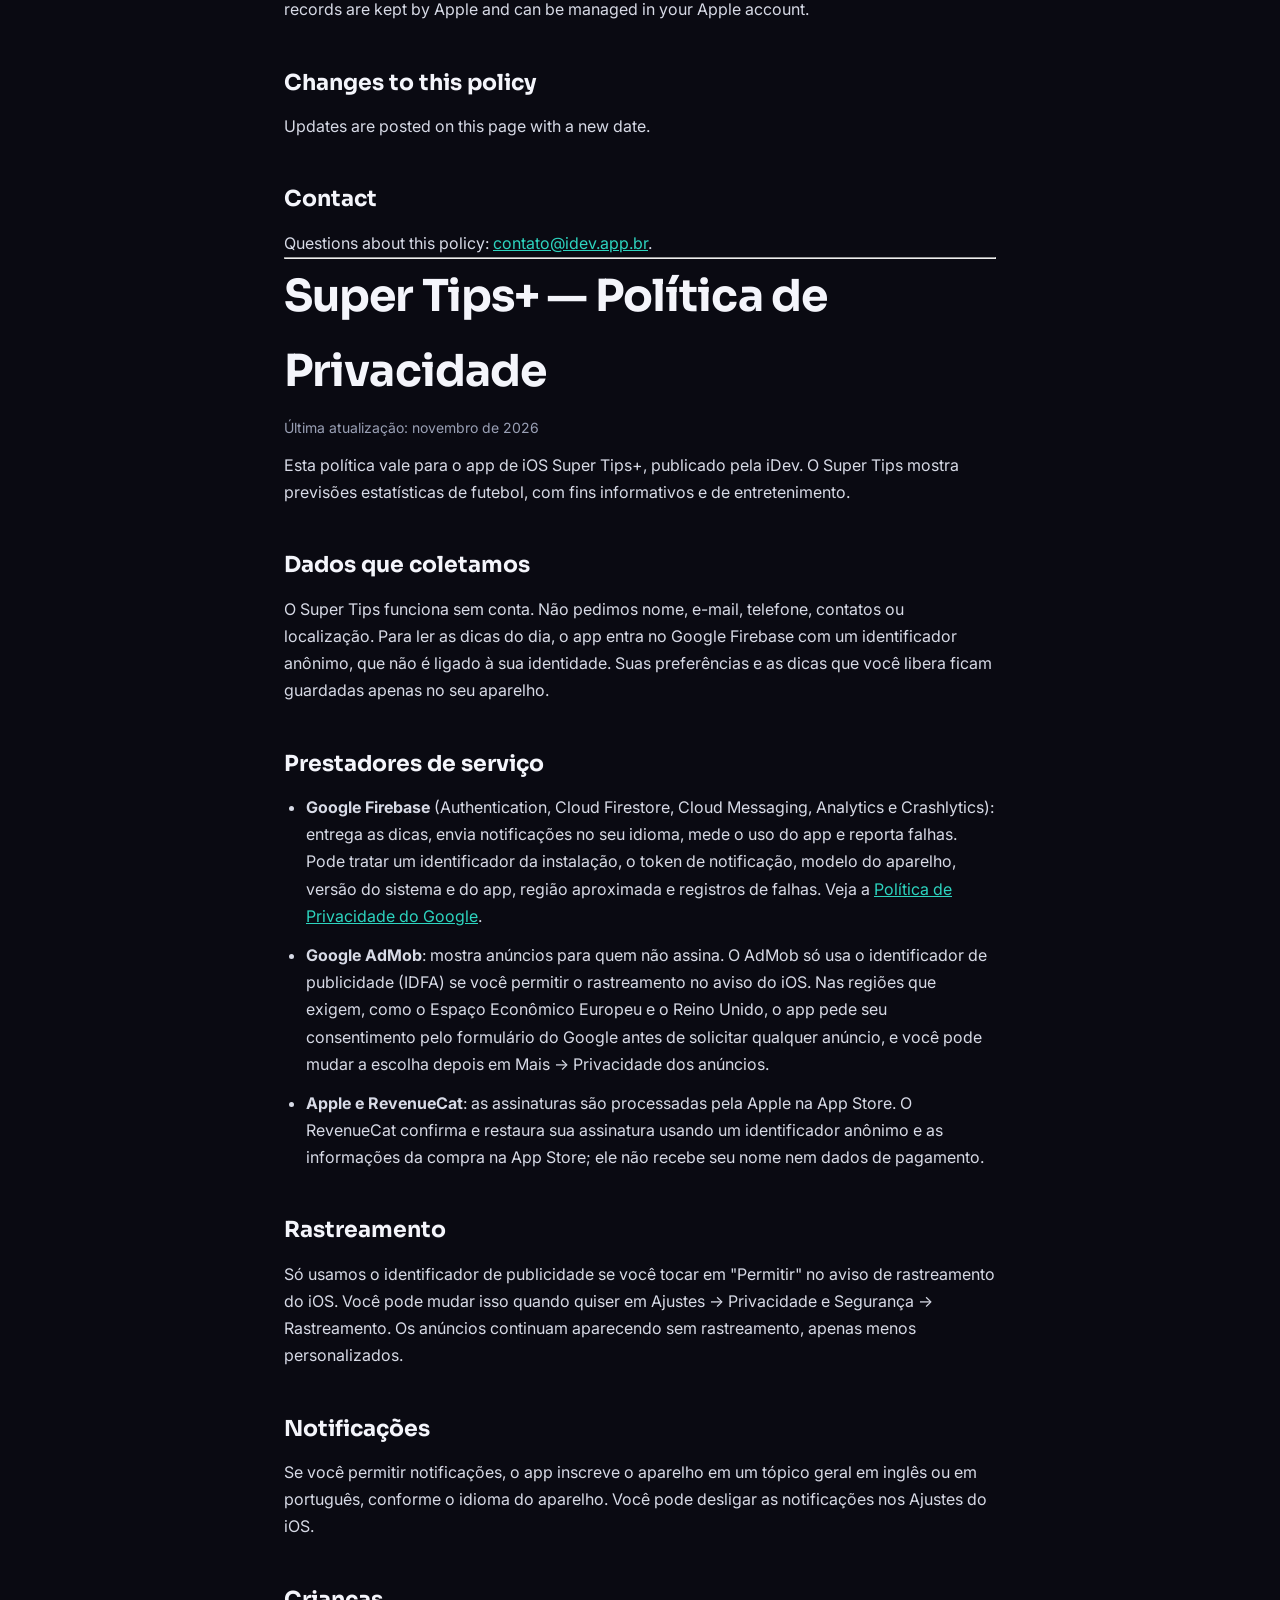
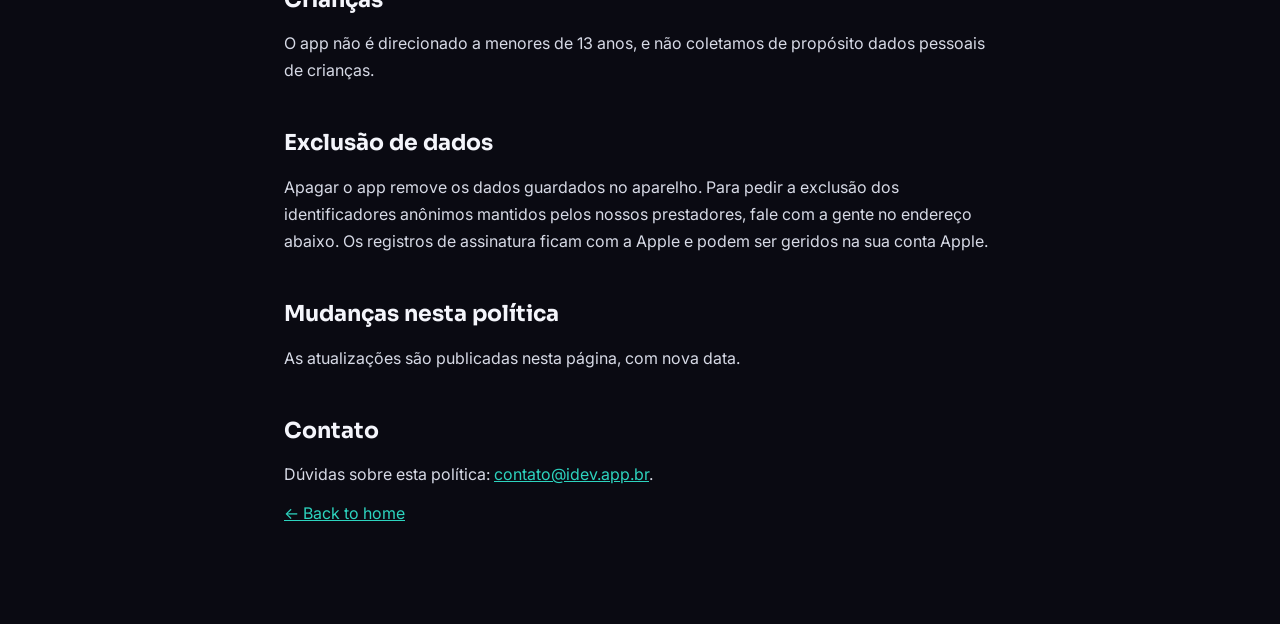
<file: super-tips-plus-privacy.html>
<!doctype html>
<html lang="en">
  <head>
    <meta charset="utf-8" />
    <meta name="viewport" content="width=device-width, initial-scale=1" />
    <title>Super Tips+ Privacy Policy — iDev</title>
    <meta name="description" content="Privacy Policy for Super Tips+ on iOS." />
    <link rel="icon" type="image/jpeg" href="icon.jpg" />
    <link rel="preconnect" href="https://fonts.googleapis.com" />
    <link rel="preconnect" href="https://fonts.gstatic.com" crossorigin />
    <link href="https://fonts.googleapis.com/css2?family=Sora:wght@700;800&family=Inter:wght@400;500&display=swap" rel="stylesheet" />
    <link rel="stylesheet" href="legal.css" />
  </head>
  <body>
    <nav>
      <div class="wrap">
        <a href="index.html" class="brand"><img src="icon.jpg" alt="iDev logo" /><span>i<b>Dev</b></span></a>
      </div>
    </nav>
    <main>
      <div class="wrap">
        <h1>Super Tips+ — Privacy Policy</h1>
        <p class="updated">Last updated: November 2026 · <a href="#pt">Versão em português</a></p>

        <p>
          This policy applies to the iOS app Super Tips+, published by iDev.
          Super Tips shows statistical football predictions for information and entertainment.
        </p>

        <h2>Information we collect</h2>
        <p>
          Super Tips works without an account. We do not ask for your name, email, phone number,
          contacts or location. To read the daily tips, the app signs in to Google Firebase with an
          anonymous identifier that is not linked to your identity. Your preferences and the tips you
          unlock are stored only on your device.
        </p>

        <h2>Service providers</h2>
        <ul>
          <li>
            <b>Google Firebase</b> (Authentication, Cloud Firestore, Cloud Messaging, Analytics and
            Crashlytics): delivers the tips, sends push notifications in your language, measures
            app usage and reports crashes. It may process an app instance identifier, a push token,
            device model, operating system version, app version, approximate region and crash logs.
            See the <a href="https://policies.google.com/privacy">Google Privacy Policy</a>.
          </li>
          <li>
            <b>Google AdMob</b>: shows ads to users without a subscription. AdMob uses the
            advertising identifier (IDFA) only if you allow tracking in the iOS prompt. In regions
            that require it, such as the European Economic Area and the United Kingdom, the app asks
            for your consent through Google's consent form before any ad is requested, and you can
            change your choice later in More → Ad privacy settings.
            See <a href="https://policies.google.com/technologies/ads">how Google uses data in ads</a>.
          </li>
          <li>
            <b>Apple and RevenueCat</b>: subscriptions are processed by Apple through the App Store.
            RevenueCat confirms and restores your subscription using an anonymous app user identifier
            and your App Store purchase information; it does not receive your name or payment
            details. See the <a href="https://www.revenuecat.com/privacy">RevenueCat Privacy Policy</a>.
          </li>
        </ul>

        <h2>Tracking</h2>
        <p>
          We only use the advertising identifier if you choose "Allow" in the App Tracking
          Transparency prompt. You can change this at any time in iOS Settings → Privacy &amp;
          Security → Tracking. Ads keep working without tracking; they are just less personalized.
        </p>

        <h2>Notifications</h2>
        <p>
          If you allow notifications, the app subscribes your device to a general topic in English
          or Portuguese, based on your device language. You can turn notifications off in iOS
          Settings.
        </p>

        <h2>Children's privacy</h2>
        <p>
          The app is not directed to children under 13, and we do not knowingly collect personal
          information from children.
        </p>

        <h2>Deleting your data</h2>
        <p>
          Removing the app erases the data stored on your device. To ask for the deletion of the
          anonymous identifiers kept by our providers, contact us at the address below.
          Subscription records are kept by Apple and can be managed in your Apple account.
        </p>

        <h2>Changes to this policy</h2>
        <p>Updates are posted on this page with a new date.</p>

        <h2>Contact</h2>
        <p>
          Questions about this policy: <a href="mailto:contato@idev.app.br">contato@idev.app.br</a>.
        </p>

        <hr />

        <h1 id="pt">Super Tips+ — Política de Privacidade</h1>
        <p class="updated">Última atualização: novembro de 2026</p>

        <p>
          Esta política vale para o app de iOS Super Tips+, publicado pela iDev.
          O Super Tips mostra previsões estatísticas de futebol, com fins informativos e de
          entretenimento.
        </p>

        <h2>Dados que coletamos</h2>
        <p>
          O Super Tips funciona sem conta. Não pedimos nome, e-mail, telefone, contatos ou
          localização. Para ler as dicas do dia, o app entra no Google Firebase com um identificador
          anônimo, que não é ligado à sua identidade. Suas preferências e as dicas que você libera
          ficam guardadas apenas no seu aparelho.
        </p>

        <h2>Prestadores de serviço</h2>
        <ul>
          <li>
            <b>Google Firebase</b> (Authentication, Cloud Firestore, Cloud Messaging, Analytics e
            Crashlytics): entrega as dicas, envia notificações no seu idioma, mede o uso do app e
            reporta falhas. Pode tratar um identificador da instalação, o token de notificação,
            modelo do aparelho, versão do sistema e do app, região aproximada e registros de falhas.
            Veja a <a href="https://policies.google.com/privacy">Política de Privacidade do Google</a>.
          </li>
          <li>
            <b>Google AdMob</b>: mostra anúncios para quem não assina. O AdMob só usa o identificador
            de publicidade (IDFA) se você permitir o rastreamento no aviso do iOS. Nas regiões que
            exigem, como o Espaço Econômico Europeu e o Reino Unido, o app pede seu consentimento pelo
            formulário do Google antes de solicitar qualquer anúncio, e você pode mudar a escolha
            depois em Mais → Privacidade dos anúncios.
          </li>
          <li>
            <b>Apple e RevenueCat</b>: as assinaturas são processadas pela Apple na App Store. O
            RevenueCat confirma e restaura sua assinatura usando um identificador anônimo e as
            informações da compra na App Store; ele não recebe seu nome nem dados de pagamento.
          </li>
        </ul>

        <h2>Rastreamento</h2>
        <p>
          Só usamos o identificador de publicidade se você tocar em "Permitir" no aviso de
          rastreamento do iOS. Você pode mudar isso quando quiser em Ajustes → Privacidade e
          Segurança → Rastreamento. Os anúncios continuam aparecendo sem rastreamento, apenas menos
          personalizados.
        </p>

        <h2>Notificações</h2>
        <p>
          Se você permitir notificações, o app inscreve o aparelho em um tópico geral em inglês ou em
          português, conforme o idioma do aparelho. Você pode desligar as notificações nos Ajustes do
          iOS.
        </p>

        <h2>Crianças</h2>
        <p>
          O app não é direcionado a menores de 13 anos, e não coletamos de propósito dados pessoais
          de crianças.
        </p>

        <h2>Exclusão de dados</h2>
        <p>
          Apagar o app remove os dados guardados no aparelho. Para pedir a exclusão dos
          identificadores anônimos mantidos pelos nossos prestadores, fale com a gente no endereço
          abaixo. Os registros de assinatura ficam com a Apple e podem ser geridos na sua conta Apple.
        </p>

        <h2>Mudanças nesta política</h2>
        <p>As atualizações são publicadas nesta página, com nova data.</p>

        <h2>Contato</h2>
        <p>
          Dúvidas sobre esta política: <a href="mailto:contato@idev.app.br">contato@idev.app.br</a>.
        </p>

        <p><a href="index.html">← Back to home</a></p>
      </div>
    </main>
  </body>
</html>
</file>
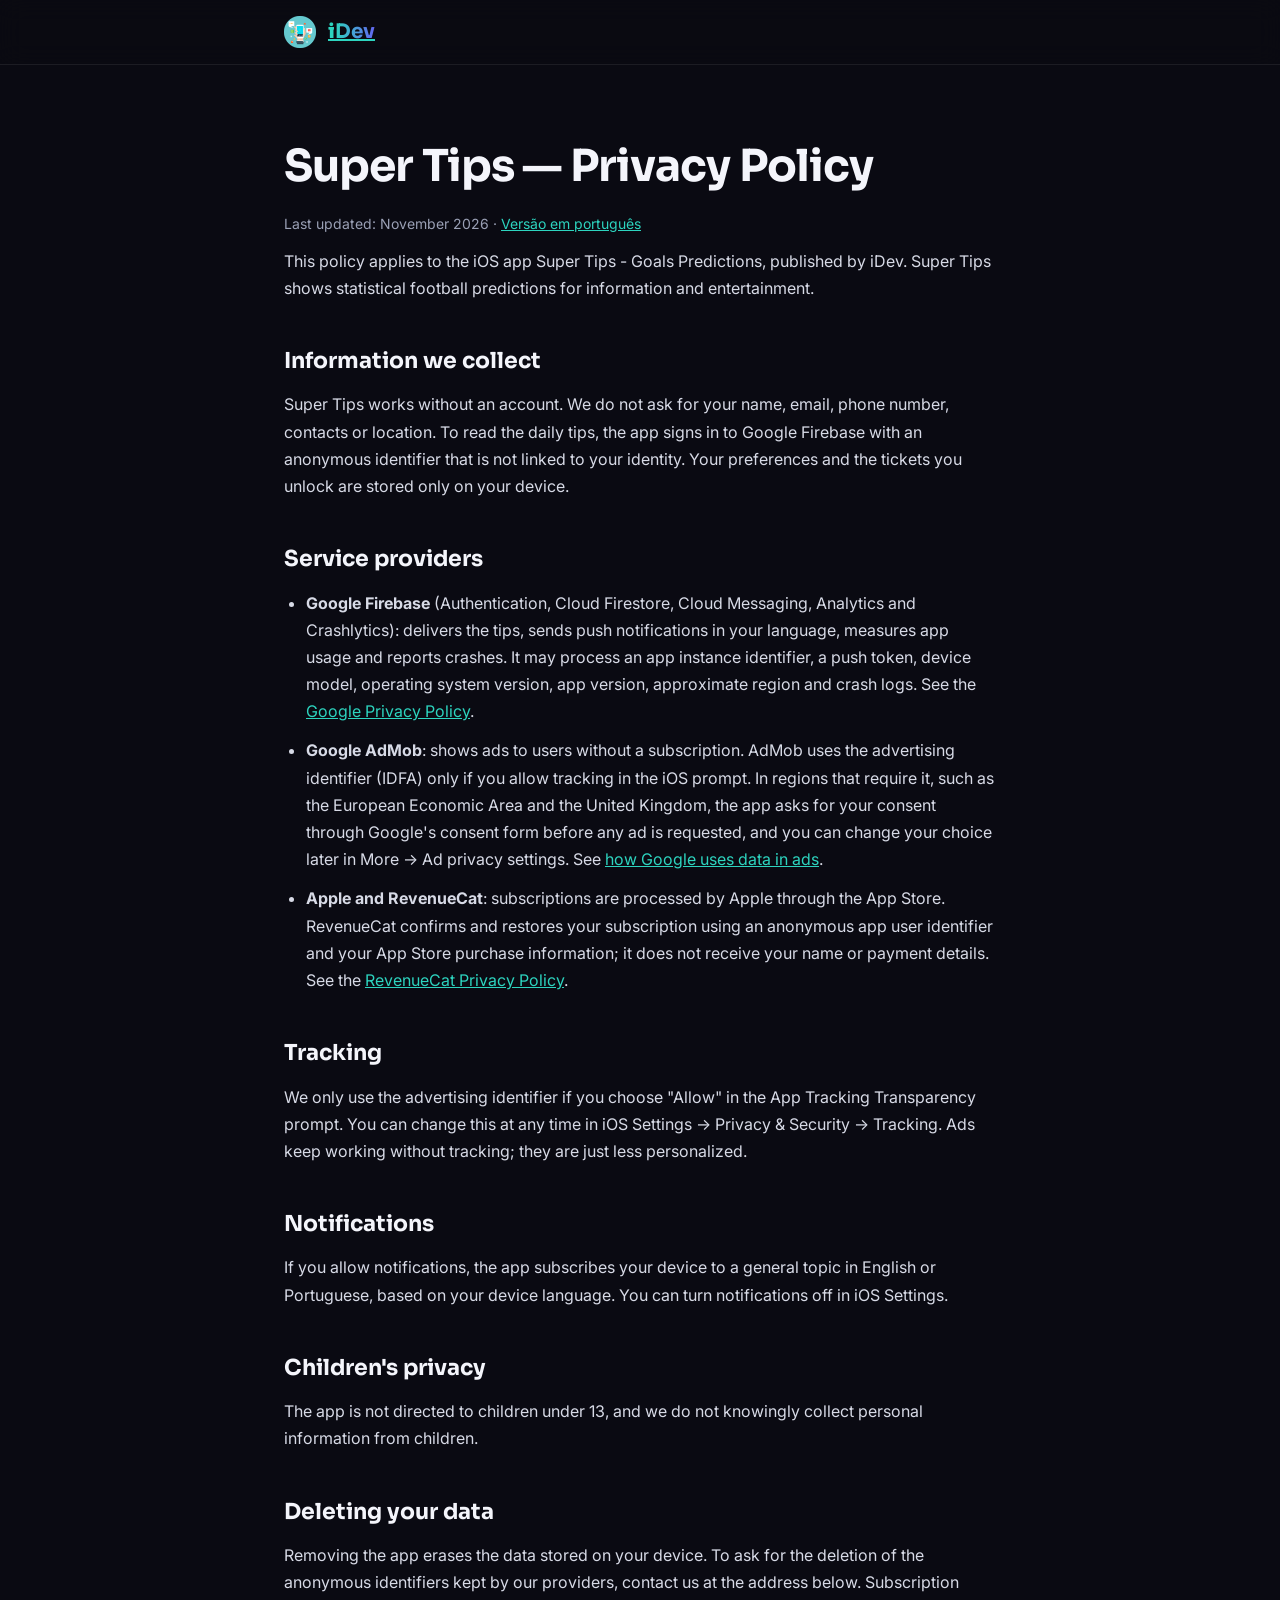
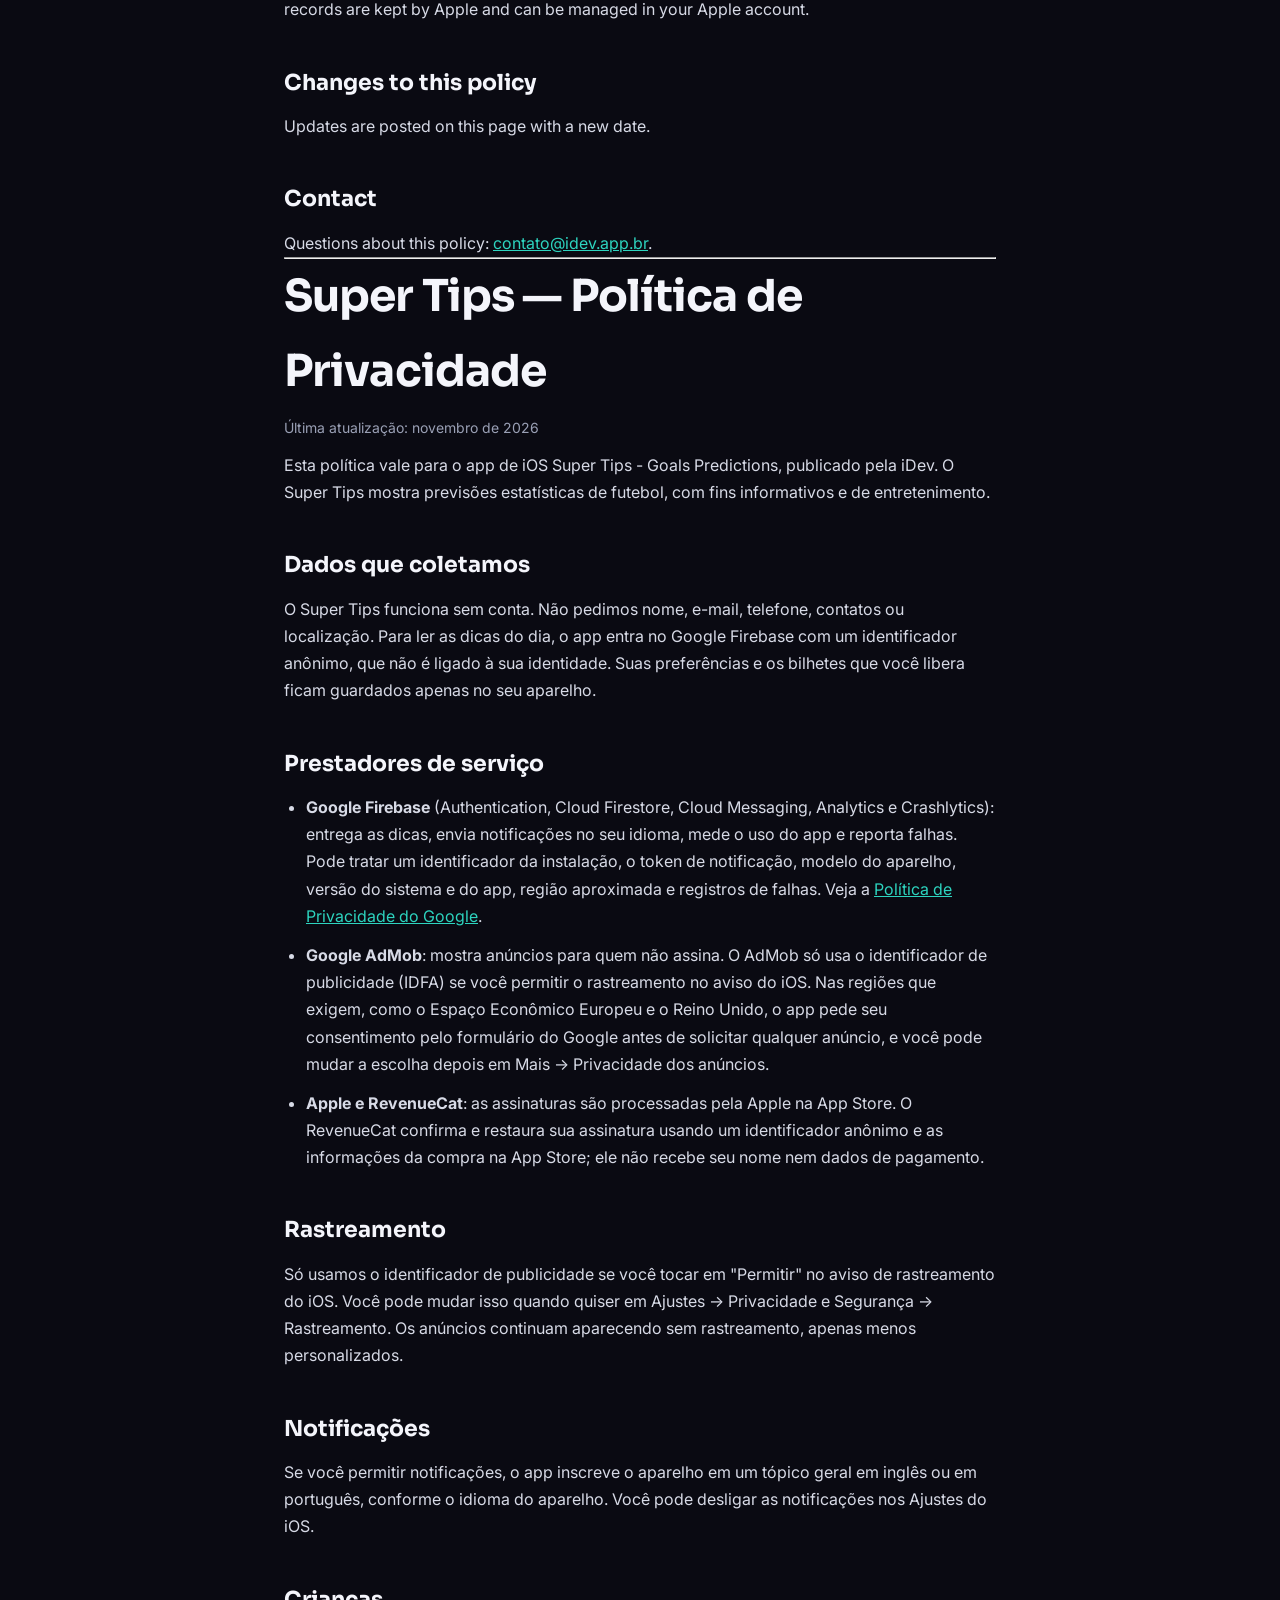
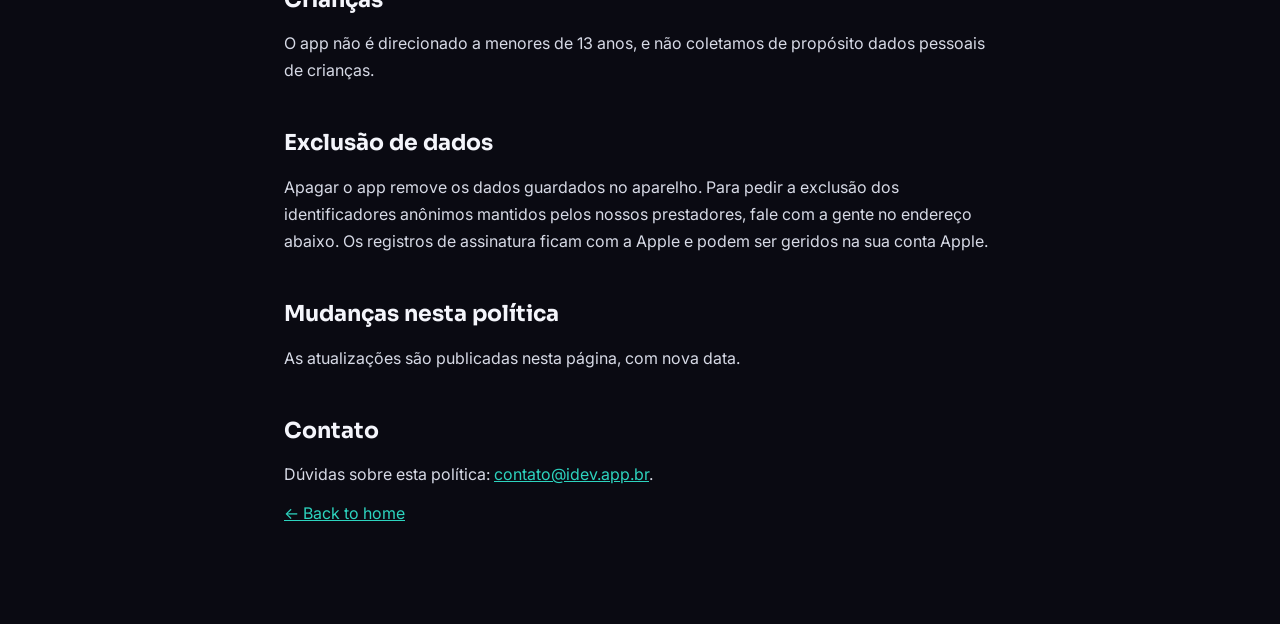
<file: super-tips-privacy.html>
<!doctype html>
<html lang="en">
  <head>
    <meta charset="utf-8" />
    <meta name="viewport" content="width=device-width, initial-scale=1" />
    <title>Super Tips Privacy Policy — iDev</title>
    <meta name="description" content="Privacy Policy for Super Tips - Goals Predictions on iOS." />
    <link rel="icon" type="image/jpeg" href="icon.jpg" />
    <link rel="preconnect" href="https://fonts.googleapis.com" />
    <link rel="preconnect" href="https://fonts.gstatic.com" crossorigin />
    <link href="https://fonts.googleapis.com/css2?family=Sora:wght@700;800&family=Inter:wght@400;500&display=swap" rel="stylesheet" />
    <link rel="stylesheet" href="legal.css" />
  </head>
  <body>
    <nav>
      <div class="wrap">
        <a href="index.html" class="brand"><img src="icon.jpg" alt="iDev logo" /><span>i<b>Dev</b></span></a>
      </div>
    </nav>
    <main>
      <div class="wrap">
        <h1>Super Tips — Privacy Policy</h1>
        <p class="updated">Last updated: November 2026 · <a href="#pt">Versão em português</a></p>

        <p>
          This policy applies to the iOS app Super Tips - Goals Predictions, published by iDev.
          Super Tips shows statistical football predictions for information and entertainment.
        </p>

        <h2>Information we collect</h2>
        <p>
          Super Tips works without an account. We do not ask for your name, email, phone number,
          contacts or location. To read the daily tips, the app signs in to Google Firebase with an
          anonymous identifier that is not linked to your identity. Your preferences and the tickets
          you unlock are stored only on your device.
        </p>

        <h2>Service providers</h2>
        <ul>
          <li>
            <b>Google Firebase</b> (Authentication, Cloud Firestore, Cloud Messaging, Analytics and
            Crashlytics): delivers the tips, sends push notifications in your language, measures
            app usage and reports crashes. It may process an app instance identifier, a push token,
            device model, operating system version, app version, approximate region and crash logs.
            See the <a href="https://policies.google.com/privacy">Google Privacy Policy</a>.
          </li>
          <li>
            <b>Google AdMob</b>: shows ads to users without a subscription. AdMob uses the
            advertising identifier (IDFA) only if you allow tracking in the iOS prompt. In regions
            that require it, such as the European Economic Area and the United Kingdom, the app asks
            for your consent through Google's consent form before any ad is requested, and you can
            change your choice later in More → Ad privacy settings.
            See <a href="https://policies.google.com/technologies/ads">how Google uses data in ads</a>.
          </li>
          <li>
            <b>Apple and RevenueCat</b>: subscriptions are processed by Apple through the App Store.
            RevenueCat confirms and restores your subscription using an anonymous app user identifier
            and your App Store purchase information; it does not receive your name or payment
            details. See the <a href="https://www.revenuecat.com/privacy">RevenueCat Privacy Policy</a>.
          </li>
        </ul>

        <h2>Tracking</h2>
        <p>
          We only use the advertising identifier if you choose "Allow" in the App Tracking
          Transparency prompt. You can change this at any time in iOS Settings → Privacy &amp;
          Security → Tracking. Ads keep working without tracking; they are just less personalized.
        </p>

        <h2>Notifications</h2>
        <p>
          If you allow notifications, the app subscribes your device to a general topic in English
          or Portuguese, based on your device language. You can turn notifications off in iOS
          Settings.
        </p>

        <h2>Children's privacy</h2>
        <p>
          The app is not directed to children under 13, and we do not knowingly collect personal
          information from children.
        </p>

        <h2>Deleting your data</h2>
        <p>
          Removing the app erases the data stored on your device. To ask for the deletion of the
          anonymous identifiers kept by our providers, contact us at the address below.
          Subscription records are kept by Apple and can be managed in your Apple account.
        </p>

        <h2>Changes to this policy</h2>
        <p>Updates are posted on this page with a new date.</p>

        <h2>Contact</h2>
        <p>
          Questions about this policy: <a href="mailto:contato@idev.app.br">contato@idev.app.br</a>.
        </p>

        <hr />

        <h1 id="pt">Super Tips — Política de Privacidade</h1>
        <p class="updated">Última atualização: novembro de 2026</p>

        <p>
          Esta política vale para o app de iOS Super Tips - Goals Predictions, publicado pela iDev.
          O Super Tips mostra previsões estatísticas de futebol, com fins informativos e de
          entretenimento.
        </p>

        <h2>Dados que coletamos</h2>
        <p>
          O Super Tips funciona sem conta. Não pedimos nome, e-mail, telefone, contatos ou
          localização. Para ler as dicas do dia, o app entra no Google Firebase com um identificador
          anônimo, que não é ligado à sua identidade. Suas preferências e os bilhetes que você libera
          ficam guardados apenas no seu aparelho.
        </p>

        <h2>Prestadores de serviço</h2>
        <ul>
          <li>
            <b>Google Firebase</b> (Authentication, Cloud Firestore, Cloud Messaging, Analytics e
            Crashlytics): entrega as dicas, envia notificações no seu idioma, mede o uso do app e
            reporta falhas. Pode tratar um identificador da instalação, o token de notificação,
            modelo do aparelho, versão do sistema e do app, região aproximada e registros de falhas.
            Veja a <a href="https://policies.google.com/privacy">Política de Privacidade do Google</a>.
          </li>
          <li>
            <b>Google AdMob</b>: mostra anúncios para quem não assina. O AdMob só usa o identificador
            de publicidade (IDFA) se você permitir o rastreamento no aviso do iOS. Nas regiões que
            exigem, como o Espaço Econômico Europeu e o Reino Unido, o app pede seu consentimento pelo
            formulário do Google antes de solicitar qualquer anúncio, e você pode mudar a escolha
            depois em Mais → Privacidade dos anúncios.
          </li>
          <li>
            <b>Apple e RevenueCat</b>: as assinaturas são processadas pela Apple na App Store. O
            RevenueCat confirma e restaura sua assinatura usando um identificador anônimo e as
            informações da compra na App Store; ele não recebe seu nome nem dados de pagamento.
          </li>
        </ul>

        <h2>Rastreamento</h2>
        <p>
          Só usamos o identificador de publicidade se você tocar em "Permitir" no aviso de
          rastreamento do iOS. Você pode mudar isso quando quiser em Ajustes → Privacidade e
          Segurança → Rastreamento. Os anúncios continuam aparecendo sem rastreamento, apenas menos
          personalizados.
        </p>

        <h2>Notificações</h2>
        <p>
          Se você permitir notificações, o app inscreve o aparelho em um tópico geral em inglês ou em
          português, conforme o idioma do aparelho. Você pode desligar as notificações nos Ajustes do
          iOS.
        </p>

        <h2>Crianças</h2>
        <p>
          O app não é direcionado a menores de 13 anos, e não coletamos de propósito dados pessoais
          de crianças.
        </p>

        <h2>Exclusão de dados</h2>
        <p>
          Apagar o app remove os dados guardados no aparelho. Para pedir a exclusão dos
          identificadores anônimos mantidos pelos nossos prestadores, fale com a gente no endereço
          abaixo. Os registros de assinatura ficam com a Apple e podem ser geridos na sua conta Apple.
        </p>

        <h2>Mudanças nesta política</h2>
        <p>As atualizações são publicadas nesta página, com nova data.</p>

        <h2>Contato</h2>
        <p>
          Dúvidas sobre esta política: <a href="mailto:contato@idev.app.br">contato@idev.app.br</a>.
        </p>

        <p><a href="index.html">← Back to home</a></p>
      </div>
    </main>
  </body>
</html>
</file>
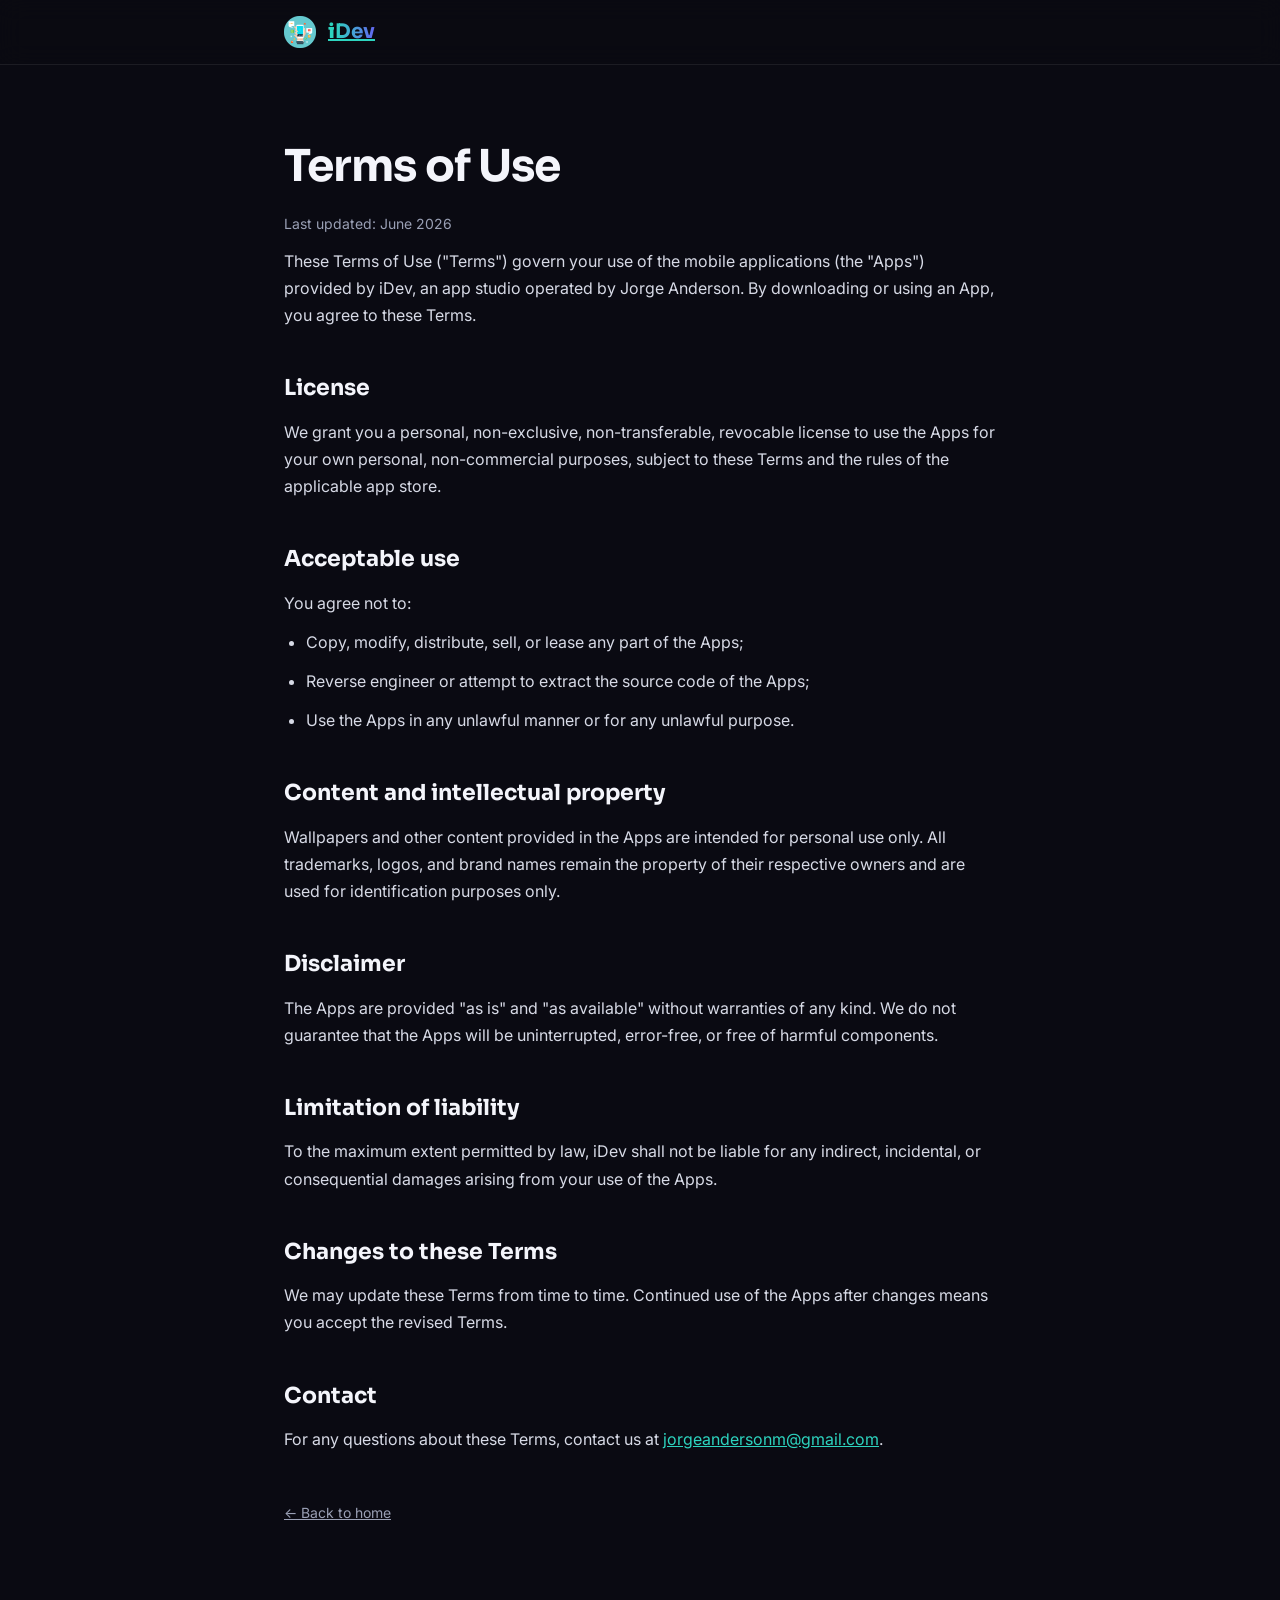
<file: terms.html>
<!doctype html>
<html lang="en">
  <head>
    <meta charset="utf-8" />
    <meta name="viewport" content="width=device-width, initial-scale=1" />
    <title>Terms of Use — iDev</title>
    <meta name="description" content="Terms of Use for iDev apps by Jorge Anderson." />
    <link rel="icon" type="image/jpeg" href="icon.jpg" />
    <link rel="preconnect" href="https://fonts.googleapis.com" />
    <link rel="preconnect" href="https://fonts.gstatic.com" crossorigin />
    <link href="https://fonts.googleapis.com/css2?family=Sora:wght@700;800&family=Inter:wght@400;500&display=swap" rel="stylesheet" />
    <link rel="stylesheet" href="legal.css" />
  </head>
  <body>
    <nav>
      <div class="wrap">
        <a href="index.html" class="brand"><img src="icon.jpg" alt="iDev logo" /><span>i<b>Dev</b></span></a>
      </div>
    </nav>
    <main>
      <div class="wrap">
        <h1>Terms of Use</h1>
        <p class="updated">Last updated: June 2026</p>

        <p>
          These Terms of Use ("Terms") govern your use of the mobile applications
          (the "Apps") provided by iDev, an app studio operated by Jorge Anderson. By
          downloading or using an App, you agree to these Terms.
        </p>

        <h2>License</h2>
        <p>
          We grant you a personal, non-exclusive, non-transferable, revocable license to
          use the Apps for your own personal, non-commercial purposes, subject to these
          Terms and the rules of the applicable app store.
        </p>

        <h2>Acceptable use</h2>
        <p>You agree not to:</p>
        <ul>
          <li>Copy, modify, distribute, sell, or lease any part of the Apps;</li>
          <li>Reverse engineer or attempt to extract the source code of the Apps;</li>
          <li>Use the Apps in any unlawful manner or for any unlawful purpose.</li>
        </ul>

        <h2>Content and intellectual property</h2>
        <p>
          Wallpapers and other content provided in the Apps are intended for personal use
          only. All trademarks, logos, and brand names remain the property of their
          respective owners and are used for identification purposes only.
        </p>

        <h2>Disclaimer</h2>
        <p>
          The Apps are provided "as is" and "as available" without warranties of any kind.
          We do not guarantee that the Apps will be uninterrupted, error-free, or free of
          harmful components.
        </p>

        <h2>Limitation of liability</h2>
        <p>
          To the maximum extent permitted by law, iDev shall not be liable for any
          indirect, incidental, or consequential damages arising from your use of the Apps.
        </p>

        <h2>Changes to these Terms</h2>
        <p>
          We may update these Terms from time to time. Continued use of the Apps after
          changes means you accept the revised Terms.
        </p>

        <h2>Contact</h2>
        <p>
          For any questions about these Terms, contact us at
          <a href="mailto:jorgeandersonm@gmail.com">jorgeandersonm@gmail.com</a>.
        </p>

        <a class="back" href="index.html">← Back to home</a>
      </div>
    </main>
  </body>
</html>
</file>
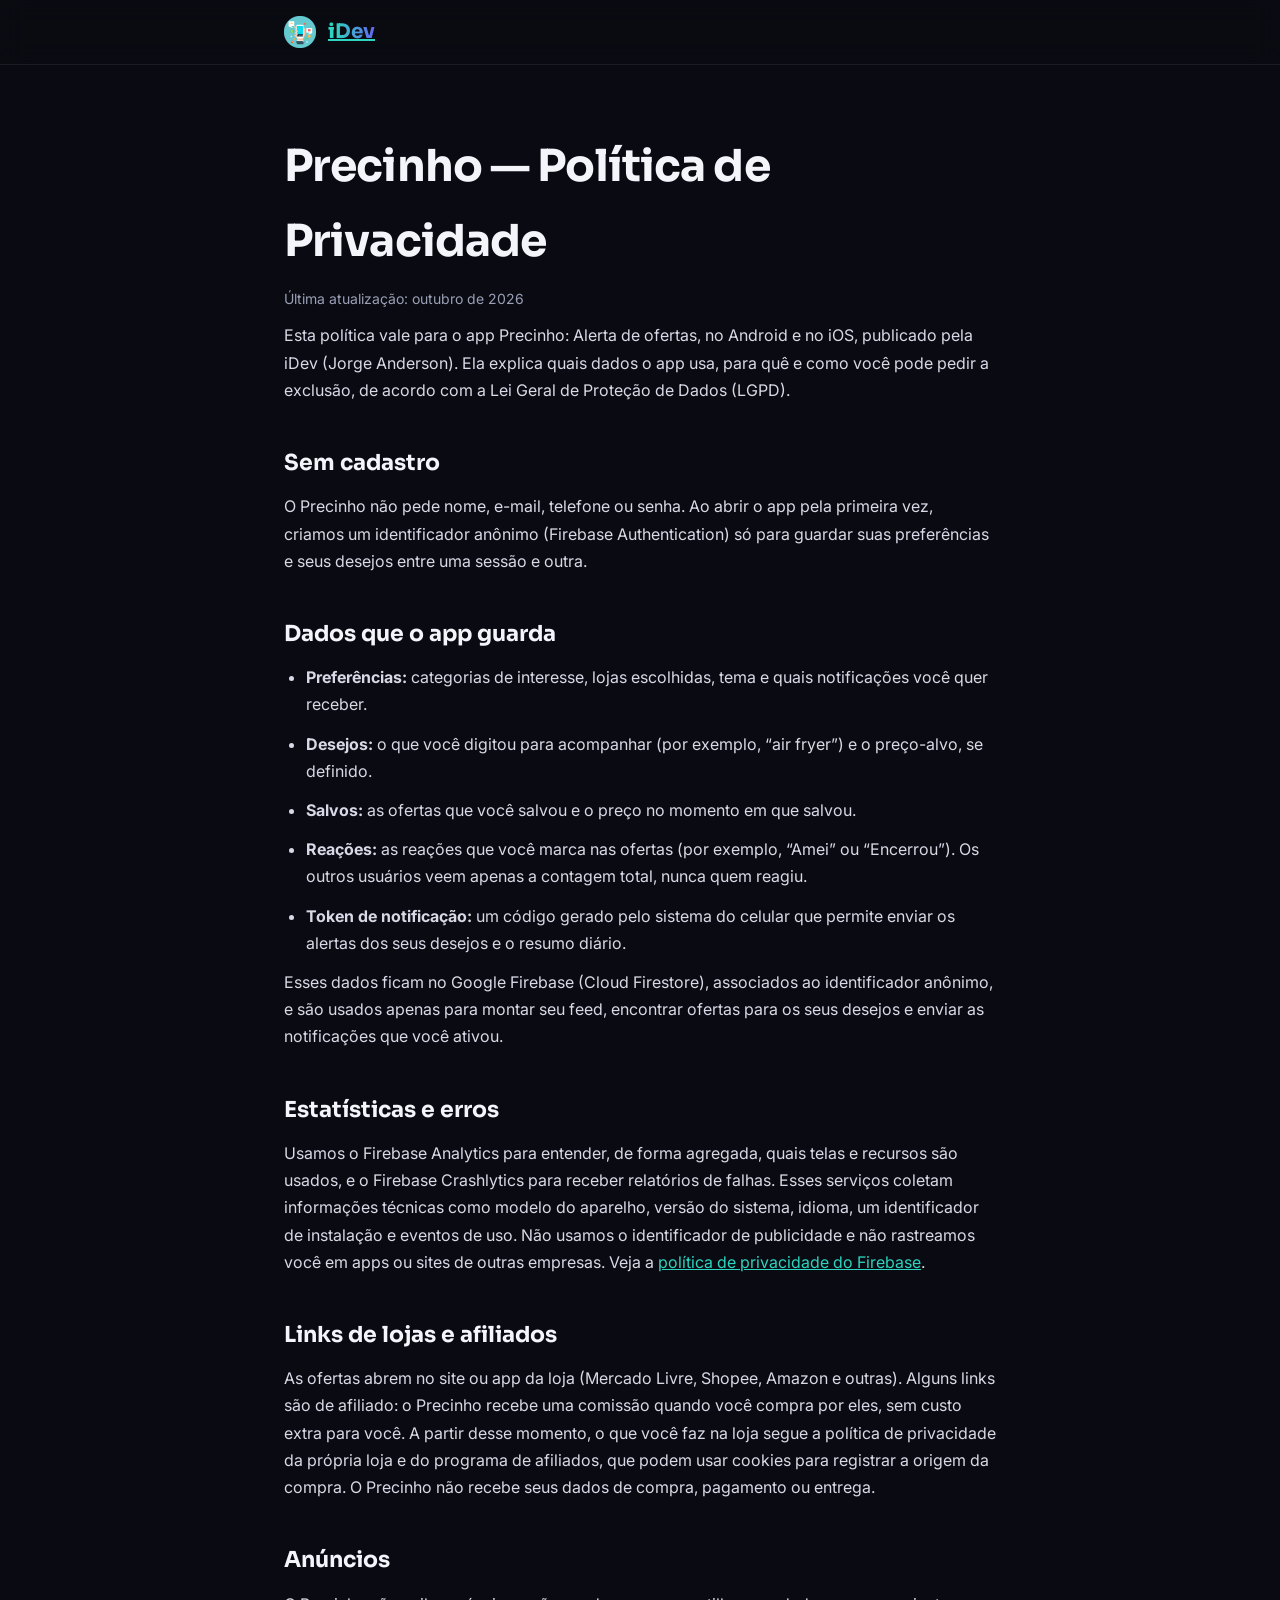
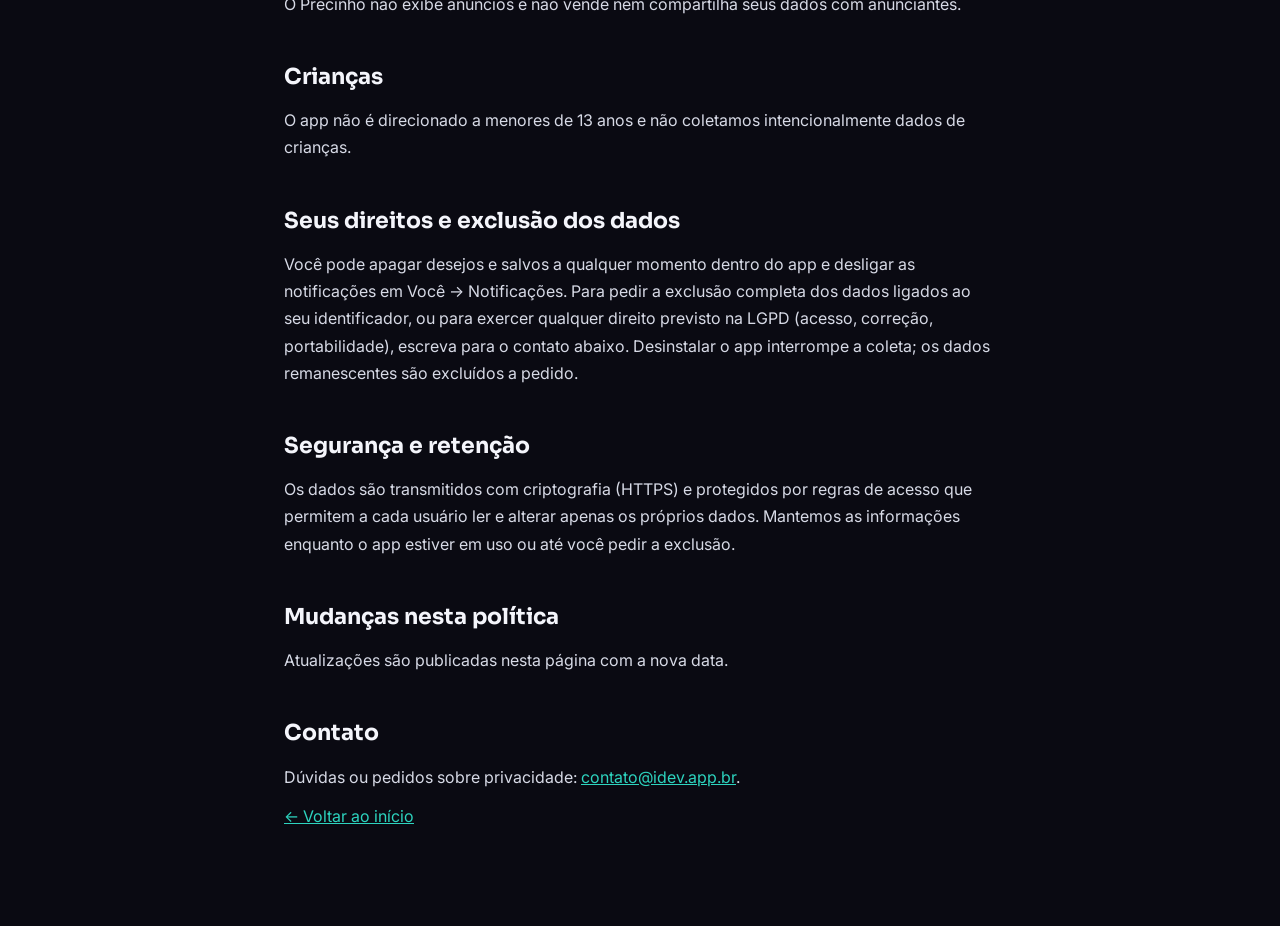
<file: precinho/privacidade.html>
<!doctype html>
<html lang="pt-BR">
  <head>
    <meta charset="utf-8" />
    <meta name="viewport" content="width=device-width, initial-scale=1" />
    <title>Precinho — Política de Privacidade — iDev</title>
    <meta name="description" content="Política de Privacidade do app Precinho: Alerta de ofertas (Android e iOS)." />
    <link rel="icon" type="image/jpeg" href="../icon.jpg" />
    <link rel="preconnect" href="https://fonts.googleapis.com" />
    <link rel="preconnect" href="https://fonts.gstatic.com" crossorigin />
    <link href="https://fonts.googleapis.com/css2?family=Sora:wght@700;800&family=Inter:wght@400;500&display=swap" rel="stylesheet" />
    <link rel="stylesheet" href="../legal.css" />
  </head>
  <body>
    <nav>
      <div class="wrap">
        <a href="../index.html" class="brand"><img src="../icon.jpg" alt="Logo iDev" /><span>i<b>Dev</b></span></a>
      </div>
    </nav>
    <main>
      <div class="wrap">
        <h1>Precinho — Política de Privacidade</h1>
        <p class="updated">Última atualização: outubro de 2026</p>

        <p>
          Esta política vale para o app Precinho: Alerta de ofertas, no Android e no iOS, publicado pela
          iDev (Jorge Anderson). Ela explica quais dados o app usa, para quê e como você pode pedir a
          exclusão, de acordo com a Lei Geral de Proteção de Dados (LGPD).
        </p>

        <h2>Sem cadastro</h2>
        <p>
          O Precinho não pede nome, e-mail, telefone ou senha. Ao abrir o app pela primeira vez, criamos
          um identificador anônimo (Firebase Authentication) só para guardar suas preferências e seus
          desejos entre uma sessão e outra.
        </p>

        <h2>Dados que o app guarda</h2>
        <ul>
          <li><b>Preferências:</b> categorias de interesse, lojas escolhidas, tema e quais notificações você quer receber.</li>
          <li><b>Desejos:</b> o que você digitou para acompanhar (por exemplo, “air fryer”) e o preço-alvo, se definido.</li>
          <li><b>Salvos:</b> as ofertas que você salvou e o preço no momento em que salvou.</li>
          <li><b>Reações:</b> as reações que você marca nas ofertas (por exemplo, “Amei” ou “Encerrou”). Os outros usuários veem apenas a contagem total, nunca quem reagiu.</li>
          <li><b>Token de notificação:</b> um código gerado pelo sistema do celular que permite enviar os alertas dos seus desejos e o resumo diário.</li>
        </ul>
        <p>
          Esses dados ficam no Google Firebase (Cloud Firestore), associados ao identificador anônimo,
          e são usados apenas para montar seu feed, encontrar ofertas para os seus desejos e enviar as
          notificações que você ativou.
        </p>

        <h2>Estatísticas e erros</h2>
        <p>
          Usamos o Firebase Analytics para entender, de forma agregada, quais telas e recursos são usados,
          e o Firebase Crashlytics para receber relatórios de falhas. Esses serviços coletam informações
          técnicas como modelo do aparelho, versão do sistema, idioma, um identificador de instalação e
          eventos de uso. Não usamos o identificador de publicidade e não rastreamos você em apps ou sites
          de outras empresas. Veja a <a href="https://firebase.google.com/support/privacy">política de privacidade do Firebase</a>.
        </p>

        <h2>Links de lojas e afiliados</h2>
        <p>
          As ofertas abrem no site ou app da loja (Mercado Livre, Shopee, Amazon e outras). Alguns links são
          de afiliado: o Precinho recebe uma comissão quando você compra por eles, sem custo extra para você.
          A partir desse momento, o que você faz na loja segue a política de privacidade da própria loja e do
          programa de afiliados, que podem usar cookies para registrar a origem da compra. O Precinho não recebe
          seus dados de compra, pagamento ou entrega.
        </p>

        <h2>Anúncios</h2>
        <p>O Precinho não exibe anúncios e não vende nem compartilha seus dados com anunciantes.</p>

        <h2>Crianças</h2>
        <p>
          O app não é direcionado a menores de 13 anos e não coletamos intencionalmente dados de crianças.
        </p>

        <h2>Seus direitos e exclusão dos dados</h2>
        <p>
          Você pode apagar desejos e salvos a qualquer momento dentro do app e desligar as notificações em
          Você → Notificações. Para pedir a exclusão completa dos dados ligados ao seu identificador, ou para
          exercer qualquer direito previsto na LGPD (acesso, correção, portabilidade), escreva para o contato
          abaixo. Desinstalar o app interrompe a coleta; os dados remanescentes são excluídos a pedido.
        </p>

        <h2>Segurança e retenção</h2>
        <p>
          Os dados são transmitidos com criptografia (HTTPS) e protegidos por regras de acesso que permitem a
          cada usuário ler e alterar apenas os próprios dados. Mantemos as informações enquanto o app estiver
          em uso ou até você pedir a exclusão.
        </p>

        <h2>Mudanças nesta política</h2>
        <p>Atualizações são publicadas nesta página com a nova data.</p>

        <h2>Contato</h2>
        <p>
          Dúvidas ou pedidos sobre privacidade: <a href="mailto:contato@idev.app.br">contato@idev.app.br</a>.
        </p>

        <p><a href="../index.html">← Voltar ao início</a></p>
      </div>
    </main>
  </body>
</html>
</file>
<file: legal.css>
:root {
  --bg: #0a0a12;
  --text: #f4f5fb;
  --muted: #9aa0b5;
  --accent: #2dd4bf;
  --accent-2: #6366f1;
  --card-border: rgba(255, 255, 255, 0.08);
}
* { box-sizing: border-box; margin: 0; padding: 0; }
body {
  font-family: "Inter", system-ui, -apple-system, sans-serif;
  background: var(--bg);
  color: var(--text);
  line-height: 1.7;
  -webkit-font-smoothing: antialiased;
}
.wrap { max-width: 760px; margin: 0 auto; padding: 0 24px; }
nav {
  border-bottom: 1px solid var(--card-border);
  background: rgba(10, 10, 18, 0.7);
  backdrop-filter: blur(12px);
}
nav .wrap { display: flex; align-items: center; height: 64px; }
.brand { display: flex; align-items: center; gap: 12px; font-family: "Sora", sans-serif; font-weight: 800; font-size: 20px; }
.brand img { width: 32px; height: 32px; border-radius: 9px; }
.brand span b { background: linear-gradient(90deg, var(--accent), var(--accent-2)); -webkit-background-clip: text; background-clip: text; color: transparent; }
main { padding: 64px 0 96px; }
h1 { font-family: "Sora", sans-serif; font-size: clamp(30px, 6vw, 44px); letter-spacing: -0.02em; }
.updated { color: var(--muted); margin-top: 8px; font-size: 14px; }
h2 { font-family: "Sora", sans-serif; font-size: 22px; margin-top: 40px; margin-bottom: 6px; }
p, li { color: #d7dae6; margin-top: 12px; }
ul { padding-left: 22px; }
a { color: var(--accent); }
.back { display: inline-block; margin-top: 48px; color: var(--muted); font-size: 14px; }
.back:hover { color: var(--text); }
</file>
